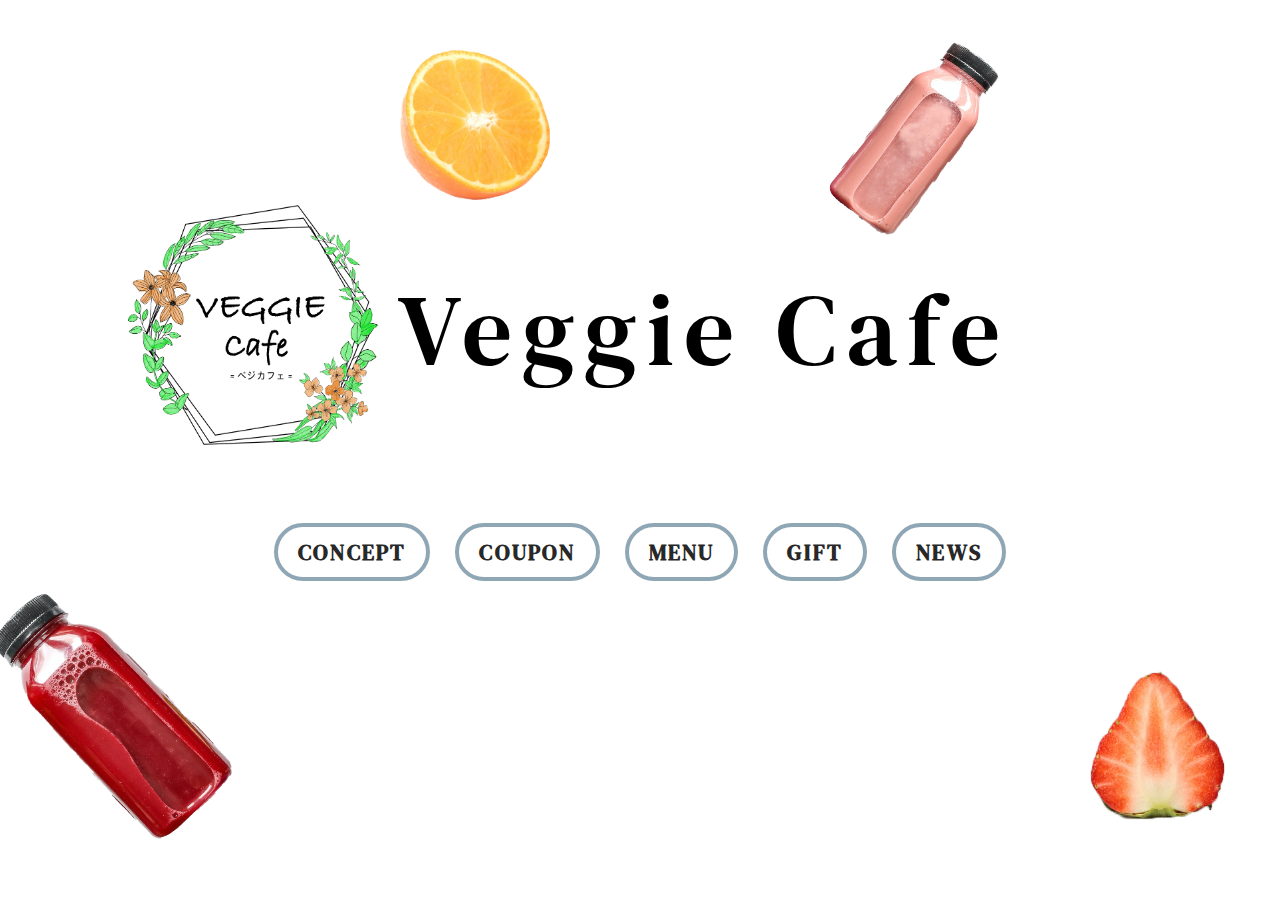
<file: index.html>
<!DOCTYPE html>
<html lang="ja">
<head>
<meta charset="UTF-8">
<meta name="description" content="Veggie-Cafeのトップページ。各ページに飛んでください。">
<meta name="viewport" content="width=devive-width, initial-scale=1.0, maximum-scale=1.0, minimum-scale=1.0">
<link rel="preconnect" href="https://fonts.gstatic.com">
<link href="https://fonts.googleapis.com/css2?family=DM+Serif+Text&display=swap" rel="stylesheet">
<link rel="stylesheet" href="css/index.css">
<title>Veggie Cafe | TOP</title>

</head>


<body>

<div id="top">
	<img src="images/veggiecafe-logo.gif" alt="店のロゴ">
	<p>Veggie Cafe</p>
</div>

<nav class="gnav">
	<ul class="flex">
		<li><a href="concept.html">CONCEPT</a></li>
		<li><a href="coupon.html">COUPON</a></li>
		<li><a href="menu.html">MENU</a></li>
		<li><a href="gift.html">GIFT</a></li>
		<li><a href="news.html">NEWS</a></li>
	</ul>
</nav>

<div class="free-img">
	<img src="images/ichigo.png" class="ichigo" alt="イチゴの写真">
	<img src="images/orange.png" class="orange" alt="オレンジの写真">
	<img src="images/tpink.png" class="tpink" alt="">
	<img src="images/tpurple.png" class="tpurple" alt="">

</div>
</body>
</html>
</file>
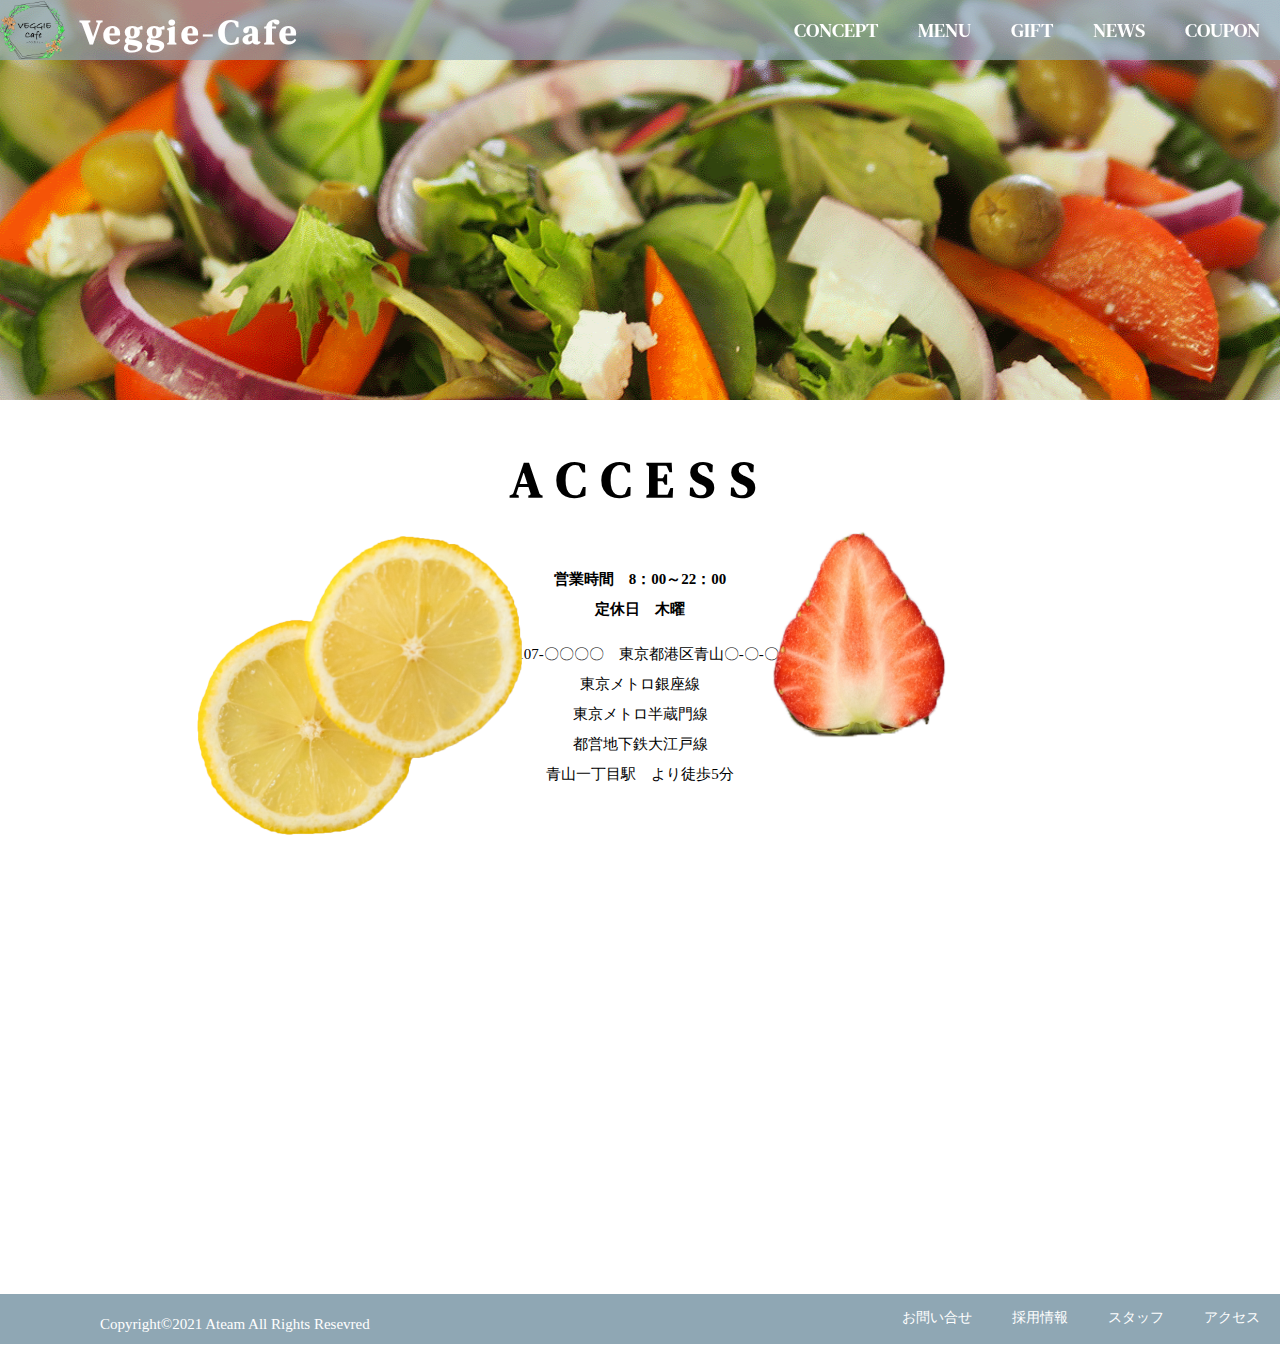
<file: access.html>
<!DOCTYPE html>
<html lang="ja">
<head>
<meta charset="UTF-8">
<meta name="description" content="ここに説明文：70～80文字。せいぜい100文字程度">
<link rel="preconnect" href="https://fonts.gstatic.com">
<link href="https://fonts.googleapis.com/css2?family=DM+Serif+Text&display=swap" rel="stylesheet">
<link rel="stylesheet" href="css/access.css">
<title>Vegi Cafe | ACCESS</title>

</head>


<body>

	<header>
		<div class="header-inner">
			
			<div class="logo">
				<a href="index.html"><img src="images/veggiecafe-logo.gif" width="auto" height="60" alt="veggiecafe-logo"><span class="veggi"><b>Veggie-Cafe</b></span></a>
			</div>

			<nav>
				<ul class="global-nav clearfix">
					<li><a href="concept.html">CONCEPT</a></li>
					<li><a href="menu.html">MENU</a></li>
					<li><a href="gift.html">GIFT</a></li>
					<li><a href="news.html">NEWS</a></li>
					<li><a href="coupon.html">COUPON</a></li>
				</ul>
			</nav>
		
		</div>
	</header>

	<div id="wrap">
		<img src="images/yasai2.png" >
	
	</div>
	
	<div id="container">
		<!--ここに記入-->
		<!--<div id="relative3">-->
		<img src="images/ichigo.png" alt="ichigo" class="ichigo"><!-- width="192px" height="208px" --> 
		<!--</div>--><!---->
		<!--<div id="relative2">-->
		<img src="images/lemon.png" alt="lemon"  class="lemon" width="336px" height="312"><!---->
		<!--</div>-->
		<!--<div id="relative">
		<img src="image/cafe_heart.png" alt="cafe" width="336px" height="auto">
		</div>-->
		<div class="wrapper">
	<h1>ACCESS</h1>
	<p><b>営業時間　8：00～22：00<br>
	定休日　木曜</b></p>
	<p>〒107-〇〇〇〇　東京都港区青山〇-〇-〇</p>
	<ul>
	<li class="metoro">東京メトロ銀座線</li>
	<li class="metoro">東京メトロ半蔵門線</li>
	<li class="metoro">都営地下鉄大江戸線</li>
	<li class="metoro">青山一丁目駅　より徒歩5分</li>
	</ul>	
	<iframe src="https://www.google.com/maps/embed?pb=!1m18!1m12!1m3!1d3241.1716232262506!2d139.72396630000003!3d35.672775900000005!2m3!1f0!2f0!3f0!3m2!1i1024!2i768!4f13.1!3m3!1m2!1s0x60188c8371a0c5af%3A0x886ee3d121dd9006!2z6Z2S5bGx5LiA5LiB55uu6aeF!5e0!3m2!1sja!2sjp!4v1616472980960!5m2!1sja!2sjp" width="600" height="450" style="border:0;" allowfullscreen="" loading="lazy"></iframe>	
		</div>	
		
		
		
		
		
		
		
		
		
		
		
		
		
		
	</div>
	

	<footer class="clearfix">
		<p>Copyright&copy;2021 Ateam All Rights Resevred</p>
		<ul class="footer-nav clearfix">
			<li><a href="contact.html">お問い合せ</a></li>
			<li><a href="recruit.html">採用情報</a></li>
			<li><a href="staff.html">スタッフ</a></li>
			<li><a href="access.html">アクセス</a></li>
		</ul>
	</footer>

</body>
</html>
</file>
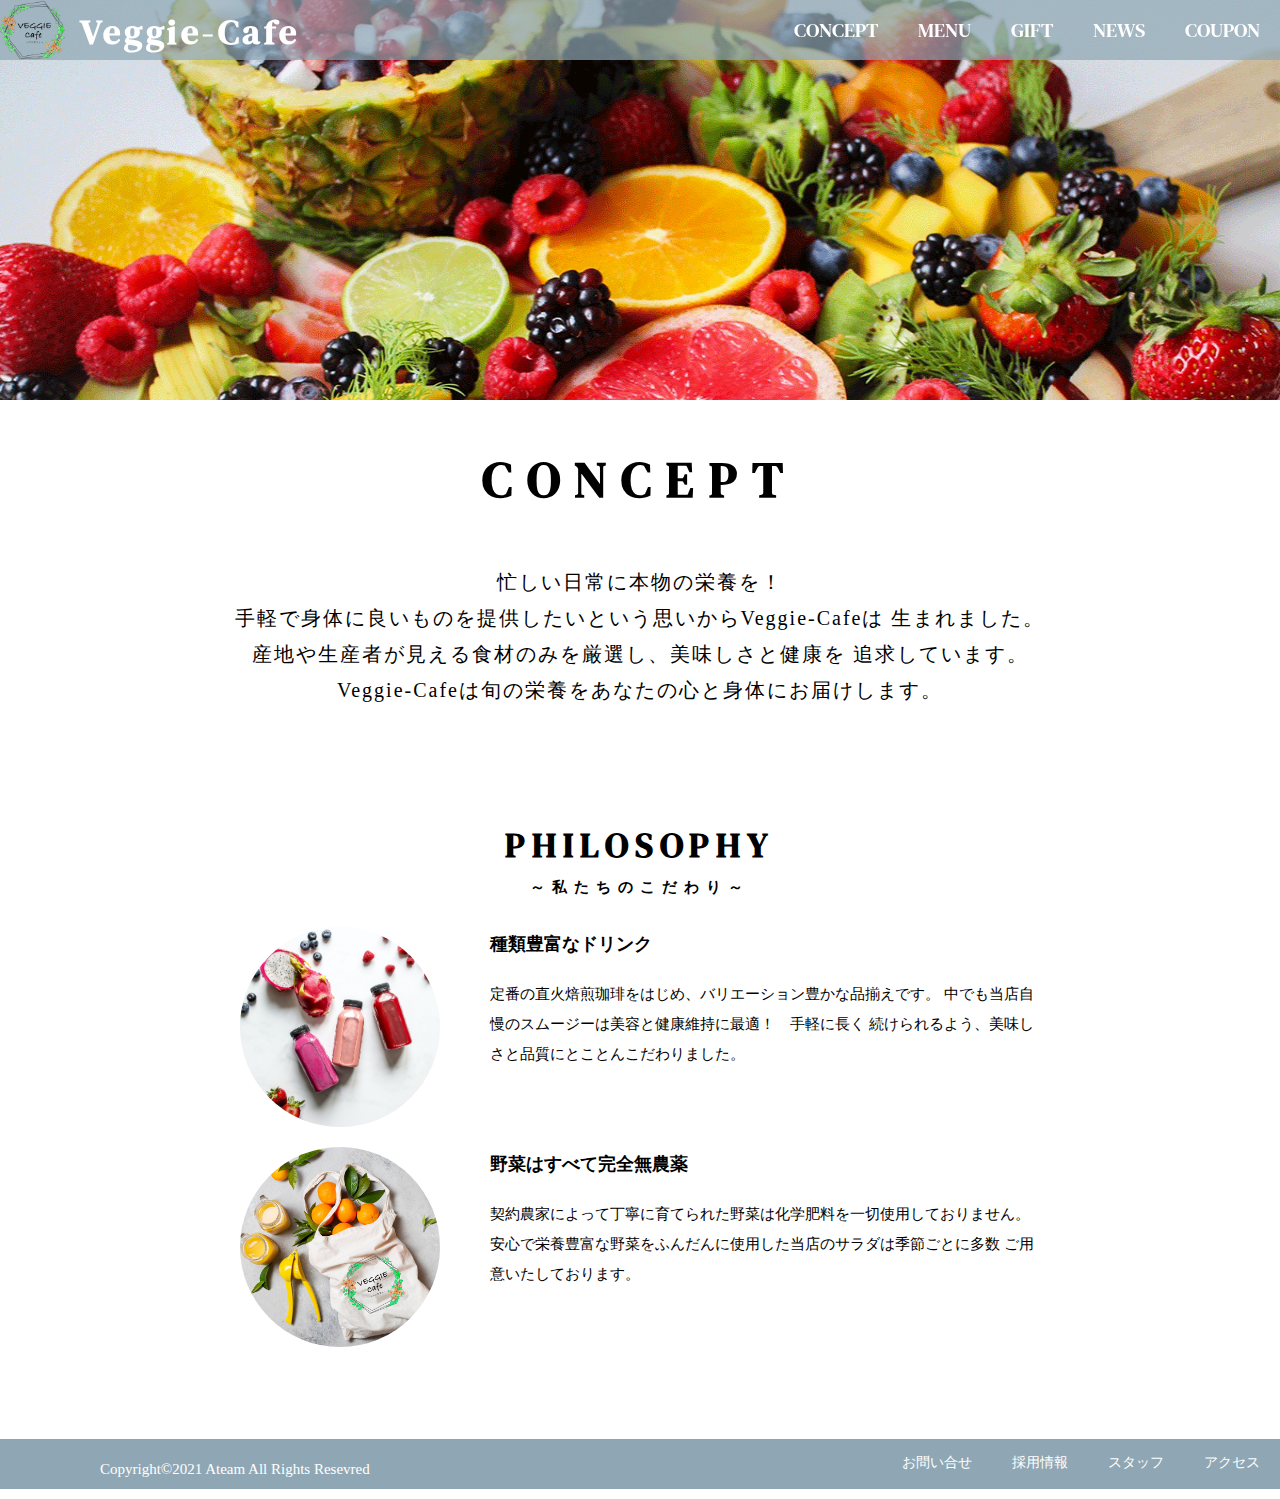
<file: concept.html>
<!DOCTYPE html>
<html lang="ja">
<head>
<meta charset="UTF-8">
<meta name="description" content="ここに説明文：70～80文字。せいぜい100文字程度">
<link rel="preconnect" href="https://fonts.gstatic.com">
<link href="https://fonts.googleapis.com/css2?family=DM+Serif+Text&display=swap" rel="stylesheet">
<link rel="stylesheet" href="css/concept.css">
<title>Veggie Cafe | CONCEPT</title>

</head>


<body>

	<header>
		<div class="header-inner">
			
		<div class="logo">
	<a href="index.html"><img src="images/veggiecafe-logo.gif" width="auto" height="60" alt="veggiecafe-logo"><span class="veggi"><b>Veggie-Cafe</b></span></a>
</div>

			<nav>
				<ul class="global-nav clearfix">
					<li><a href="concept.html">CONCEPT</a></li>
					<li><a href="menu.html">MENU</a></li>
					<li><a href="gift.html">GIFT</a></li>
					<li><a href="news.html">NEWS</a></li>
					<li><a href="coupon.html">COUPON</a></li>
				</ul>
			</nav>
		</div>
	</header>

	<div id="wrap">
		<img src="images/furuit1.png" >
	
	</div>
	
	<div id="container">
		<!--ここに記入-->
		
	<div class="concept">
		<h1>CONCEPT</h1>
		<p>忙しい日常に本物の栄養を！<br>
		手軽で身体に良いものを提供したいという思いからVeggie-Cafeは
		生まれました。<br>
		産地や生産者が見える食材のみを厳選し、美味しさと健康を
		追求しています。
		<br>
Veggie-Cafeは旬の栄養をあなたの心と身体にお届けします。

		</p>
	</div>
	
	<div class="phill-contents clearfix">	
		<h2>PHILOSOPHY<br><span>～私たちのこだわり～</span></h2>
		<div class="phil1">
			<img src="images/gift-images/burry.jpg" class="smoothie" width="200px;"
			 height="200px" alt"">
		</div>
		<h3>種類豊富なドリンク</h3>
	<p>定番の直火焙煎珈琲をはじめ、バリエーション豊かな品揃えです。
	中でも当店自慢のスムージーは美容と健康維持に最適！　手軽に長く
	続けられるよう、美味しさと品質にとことんこだわりました。
</p>
	</div>
	
	<div class="phill-contents abc">	
		<div class="phil1">
			<img src="images/gift-images/eco.png" class="
			smoothie" width="200px;" height="200px" alt"">
		</div>
		<h3>野菜はすべて完全無農薬</h3>
	<p>契約農家によって丁寧に育てられた野菜は化学肥料を一切使用しておりません。
	安心で栄養豊富な野菜をふんだんに使用した当店のサラダは季節ごとに多数
	ご用意いたしております。</p>

	</div>
		
		
		
		
		
		
		
</div>
	

	<footer class="clearfix">
		<p>Copyright&copy;2021 Ateam All Rights Resevred</p>
		<ul class="footer-nav clearfix">
			<li><a href="contact.html">お問い合せ</a></li>
			<li><a href="recruit.html">採用情報</a></li>
			<li><a href="staff.html">スタッフ</a></li>
			<li><a href="access.html">アクセス</a></li>
		</ul>
	</footer>

</body>
</html>
</file>
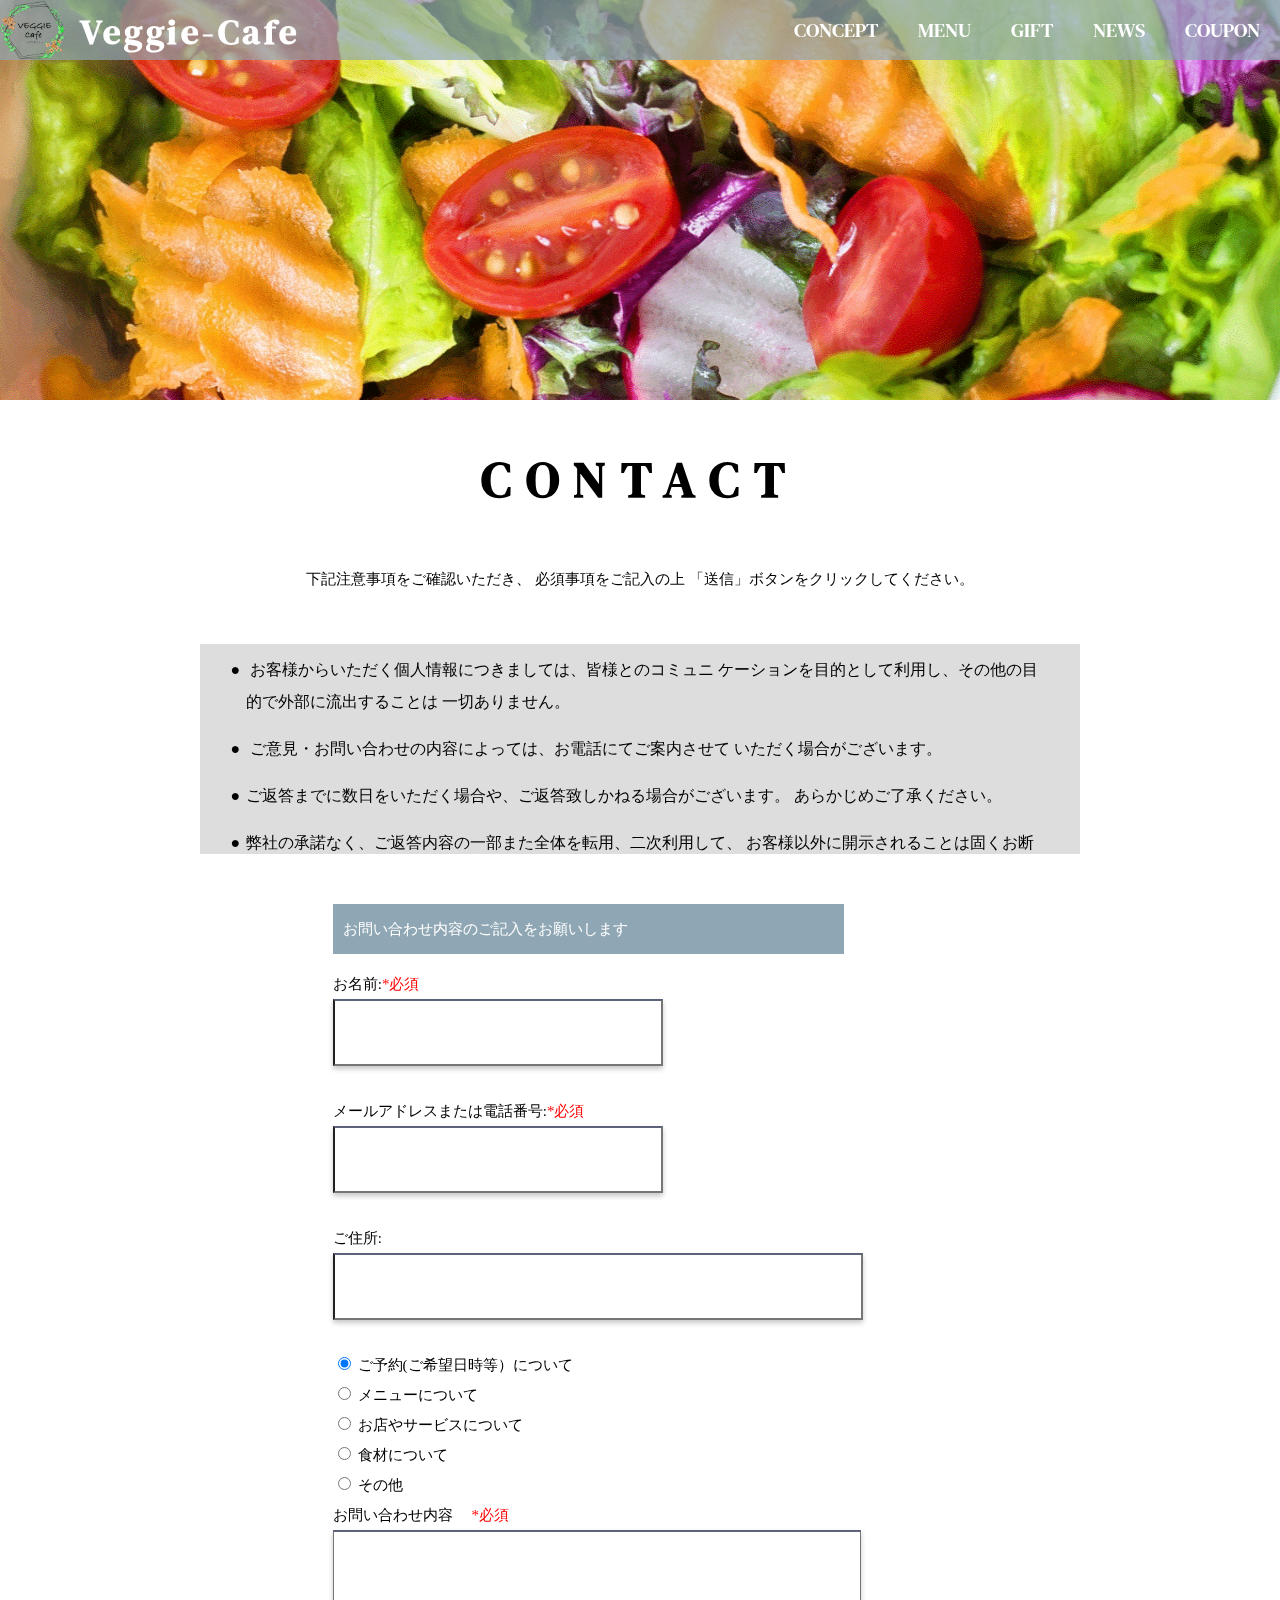
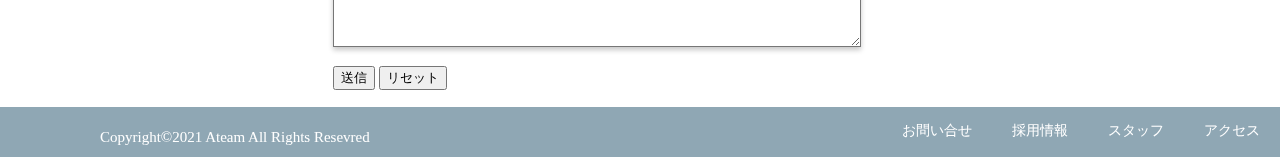
<file: contact.html>
<!DOCTYPE html>
<html lang="ja">
<head>
<meta charset="UTF-8">
<meta name="description" content="ここに説明文：70～80文字。せいぜい100文字程度">
<link rel="preconnect" href="https://fonts.gstatic.com">
<link href="https://fonts.googleapis.com/css2?family=DM+Serif+Text&display=swap" rel="stylesheet">
<link rel="stylesheet" href="css/contact.css">
<title>Veggie Cafe | CONTACT</title>

</head>


<body>

	<header>
		<div class="header-inner">
			
<div class="logo">
	<a href="index.html"><img src="images/veggiecafe-logo.gif" width="auto" height="60" alt="veggiecafe-logo"><span class="veggi"><b>Veggie-Cafe</b></span></a>
</div>


			<nav>
				<ul class="global-nav clearfix">
					<li><a href="concept.html">CONCEPT</a></li>
					<li><a href="menu.html">MENU</a></li>
					<li><a href="gift.html">GIFT</a></li>
					<li><a href="news.html">NEWS</a></li>
					<li><a href="coupon.html">COUPON</a></li>
				</ul>
			</nav>
		
		</div>

	</header>

	<div id="wrap">
		<img src="images/yasai3.png" >
	</div>
	
	<div id="container">
		<!--ここに記入-->
	 <h1>CONTACT</h1>
	<p class="inquiry">下記注意事項をご確認いただき、
	必須事項をご記入の上
	「送信」ボタンをクリックしてください。
	</p>
<div id="attention">
<p>
お客様からいただく個人情報につきましては、皆様とのコミュニ
ケーションを目的として利用し、その他の目的で外部に流出することは
一切ありません。</p>
<p>
ご意見・お問い合わせの内容によっては、お電話にてご案内させて
いただく場合がございます。
</p>
<p>ご返答までに数日をいただく場合や、ご返答致しかねる場合がございます。
あらかじめご了承ください。</p>
<p>弊社の承諾なく、ご返答内容の一部また全体を転用、二次利用して、
お客様以外に開示されることは固くお断りいたします。</p>
<p>お客様の個人情報の取扱全般に関する当社の考え方をご覧になりたい方は
プライバシーポリシーのページをご覧ください。</p>
<p>お客様は、お客様ご本人の個人情報について、開示、訂正、削除をご請求
いただけます。
　その際は下記の「個人情報に関する相談窓口」までご連絡ください。</p>
<p>土曜日・日曜日・祝日・年末年始ほか・当社休業日にいただくお問い
合わせについては、翌営業日以降の回答となりますのでご了承ください。
</p>

<p>
個人情報に関する相談窓口<br>
Veggie Cafe　お客様相談室<br>
港区青山○ｰ○-○<br>
電話：(03) 5459-****<br>
受付時間9：00～17：00　土曜日・日曜日・祝日・年末年始ほか当社休業日を除く
）<br>

</p>
</div>

<div class="container-bottom">
<p class="text1">お問い合わせ内容のご記入をお願いします
</p>
<form action="">
<div class="box">
<label for="nm">お名前:</label><span class="required" >*必須</span>
<input type="text" name="name" id="nm" class="personal shadow"><br>
<label for="mail">メールアドレスまたは電話番号:</label><span class=
"required">*必須 </span>
<input type="text" name="mail" mail" class="personal shadow"><br>
<label for="address">ご住所:</label>
<input type="text" name="address" id="address" class="personal1 shadow"><br>
</div>
<ul class="align">
	<li>
	<input type="radio" name="question" id="r1" value="1" checked>
	<label for="r1">ご予約(ご希望日時等）について</label></li>
		
	<li>	<input type="radio" name="question" id="r2" value="2">
	<label for="r2">メニューについて</label></li>
	
	<li>	<input type="radio" name="question" id="r3" value="3">
	<label for="r3">お店やサービスについて</label></li>

	<li>	<input type="radio" name="question" id="r4" value="4">
	<label for="r4">食材について</label></li>

	<li>	<input type="radio" name="question" id="r4" value="4">
	<label for="r4">その他</label></li>

</ul>


<p><label for="comment">お問い合わせ内容　<span class="required ">
*必須</span></label><br>
<textarea name="comment" class="shadow" id="comment"></textarea>

</p>




<p>
<input type="submit" value="送信">
<input type="reset" value="リセット">

</p>
</form>
</div>
		
	</div>
	

	<footer class="clearfix">
		<p>Copyright&copy;2021 Ateam All Rights Resevred</p>
		<ul class="footer-nav clearfix">
			<li><a href="contact.html">お問い合せ</a></li>
			<li><a href="recruit.html">採用情報</a></li>
			<li><a href="staff.html">スタッフ</a></li>
			<li><a href="access.html">アクセス</a></li>
		</ul>
	</footer>

</body>
</html>
</file>
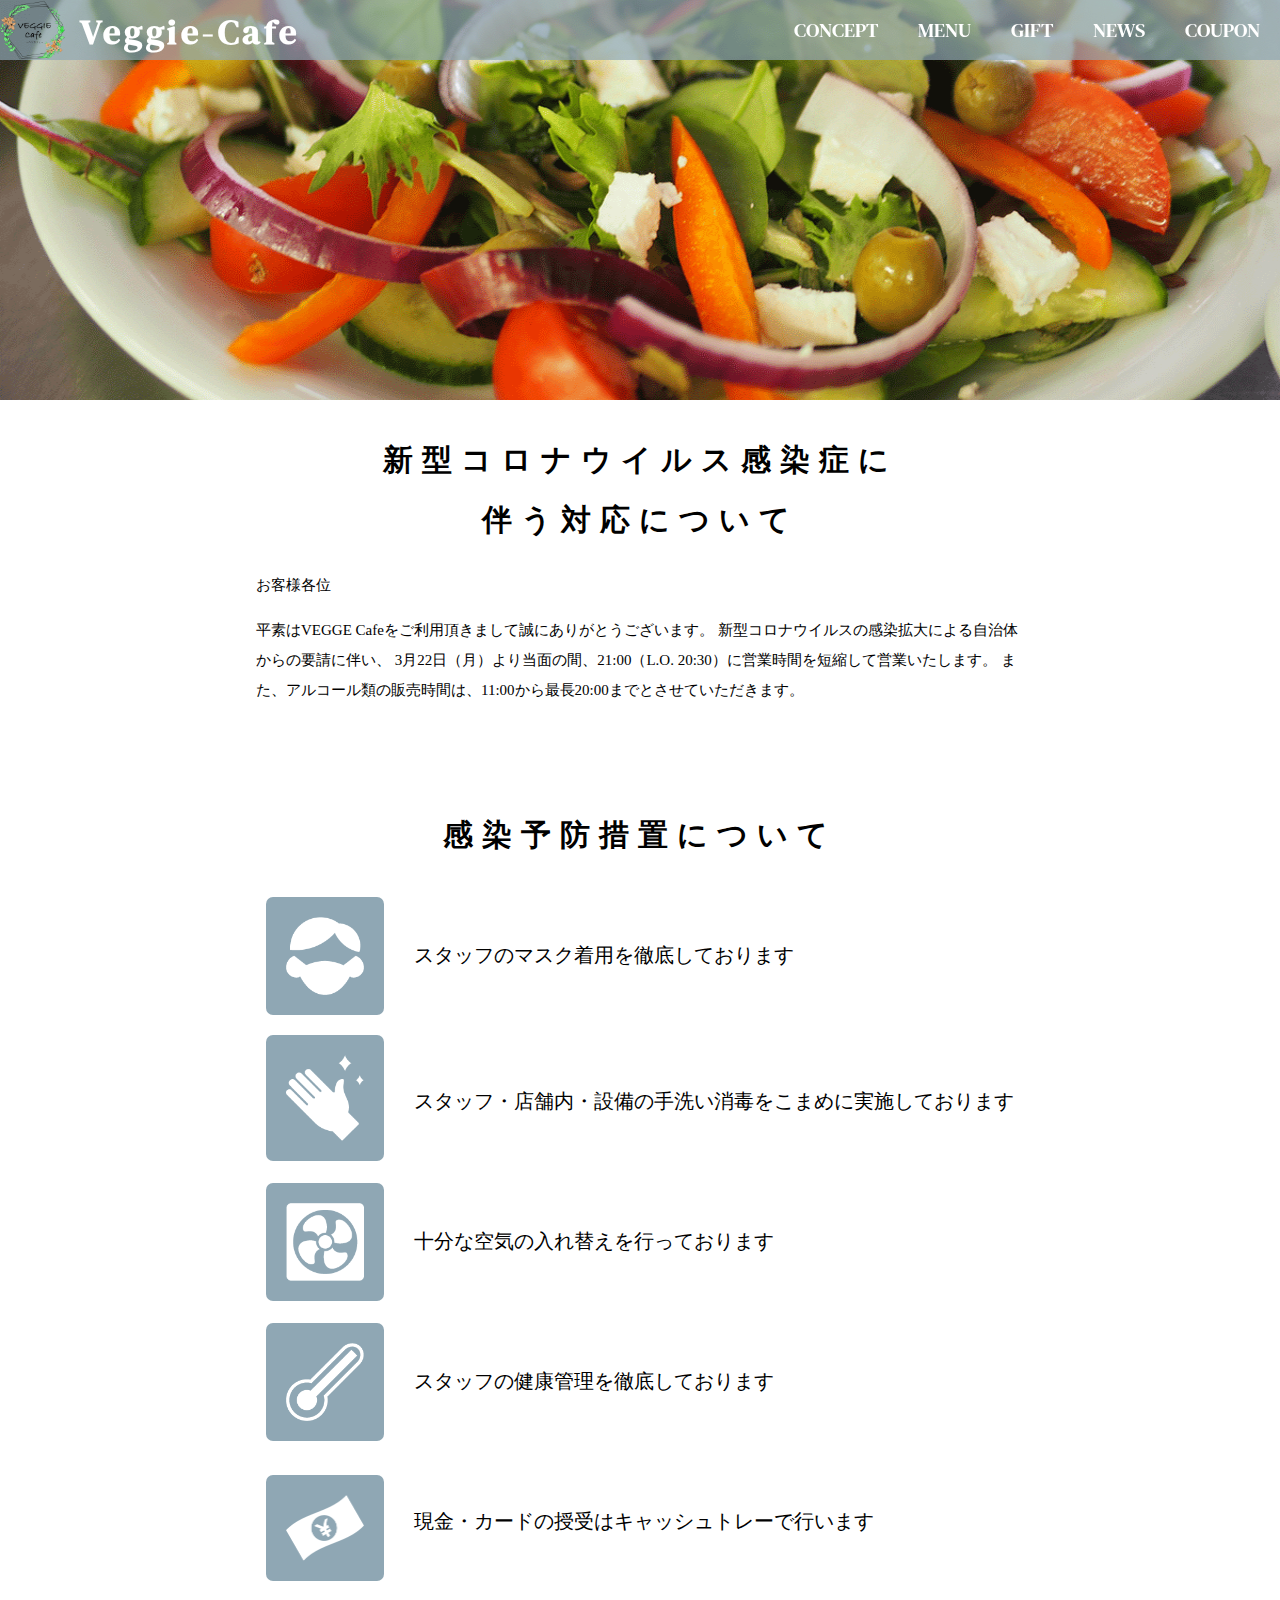
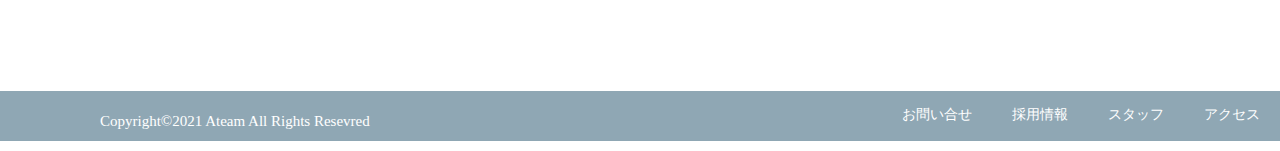
<file: corona.html>
<!DOCTYPE html>
<html lang="ja">
<head>
<meta charset="UTF-8">
<meta name="description" content="ここに説明文：70～80文字。せいぜい100文字程度">
<link rel="preconnect" href="https://fonts.gstatic.com">
<link href="https://fonts.googleapis.com/css2?family=DM+Serif+Text&display=swap" rel="stylesheet">
<link rel="stylesheet" href="css/corona.css">
<title>Veggie Cafe | NEWS</title>

</head>


<body>

	<header>
		<div class="header-inner">
		<div class="logo">
			<a href="index.html"><img src="images/veggiecafe-logo.gif" width="auto" height="60" alt="veggiecafe-logo"><span class="veggi"><b>Veggie-Cafe</b></span></a>
			</div>
			
			<nav>
				<ul class="global-nav clearfix">
					<li><a href="concept.html">CONCEPT</a></li>
					<li><a href="menu.html">MENU</a></li>
					<li><a href="gift.html">GIFT</a></li>
					<li><a href="news.html">NEWS</a></li>
					<li><a href="coupon.html">COUPON</a></li>
				</ul>
			</nav>
		
		</div>
	</header>

	<div id="wrap">
		<img src="images/yasai1.png" >
	
	</div>
	
	<div id="container">
		<!--ここに記入-->
		<div id="corona">
			<h1>新型コロナウイルス感染症に<br>伴う対応について</h1>
			<div class="time">
				<p>お客様各位</p>
				<p>平素はVEGGE Cafeをご利用頂きまして誠にありがとうございます。
				新型コロナウイルスの感染拡大による自治体からの要請に伴い、
				3月22日（月）より当面の間、21:00（L.O. 20:30）に営業時間を短縮して営業いたします。
				また、アルコール類の販売時間は、11:00から最長20:00までとさせていただきます。</p>
			</div>
			
			<div id="taisaku" class="clearfix">
				<h1>感染予防措置について</h1>
				<ul>
					<li><img src="images/news-image/MASK.png" width="10%" height="10%"><span class="sochi">スタッフのマスク着用を徹底しております</span></li>
					<li><img src="images/news-image/WASH.png" width="10%" height="10%"><span class="sochi">スタッフ・店舗内・設備の手洗い消毒をこまめに実施しております</span></li>
					<li><img src="images/news-image/WINDOW.png" width="10%" height="10%"><span class="sochi">十分な空気の入れ替えを行っております</span></li>
					<li><img src="images/news-image/HEALTH.png" width="10%" height="10%"><span class="sochi">スタッフの健康管理を徹底しております</span></li>
					<li><img src="images/news-image/CASH.png" width="10%" height="10%"><span class="sochi">現金・カードの授受はキャッシュトレーで行います</span></li>
				</ul>
			</div>
		</div> <!--corona-->

		
		
		
		
		
		
		
		
		
		
		
		
		
	</div>
	

	<footer class="clearfix">
		<p>Copyright&copy;2021 Ateam All Rights Resevred</p>
		<ul class="footer-nav clearfix">
			<li><a href="contact.html">お問い合せ</a></li>
			<li><a href="recruit.html">採用情報</a></li>
			<li><a href="staff.html">スタッフ</a></li>
			<li><a href="access.html">アクセス</a></li>
		</ul>
	</footer>

</body>
</html>
</file>
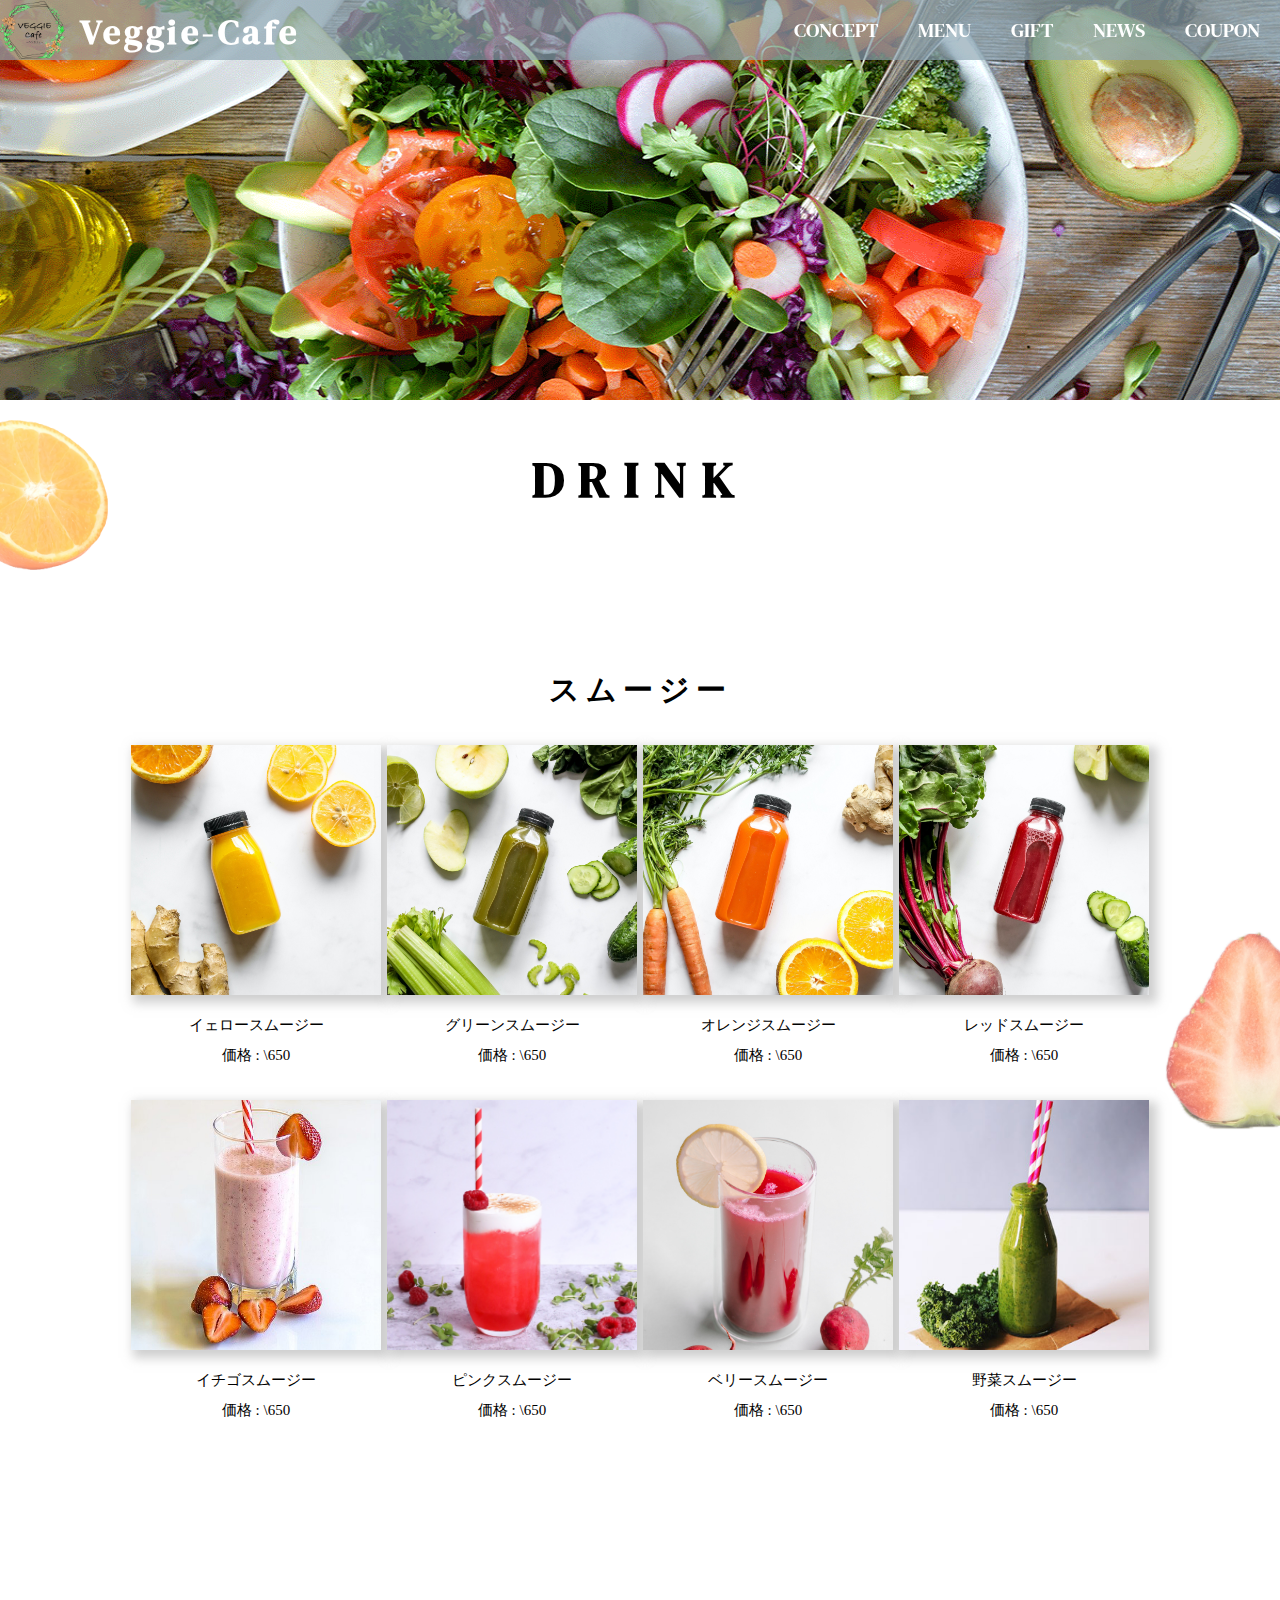
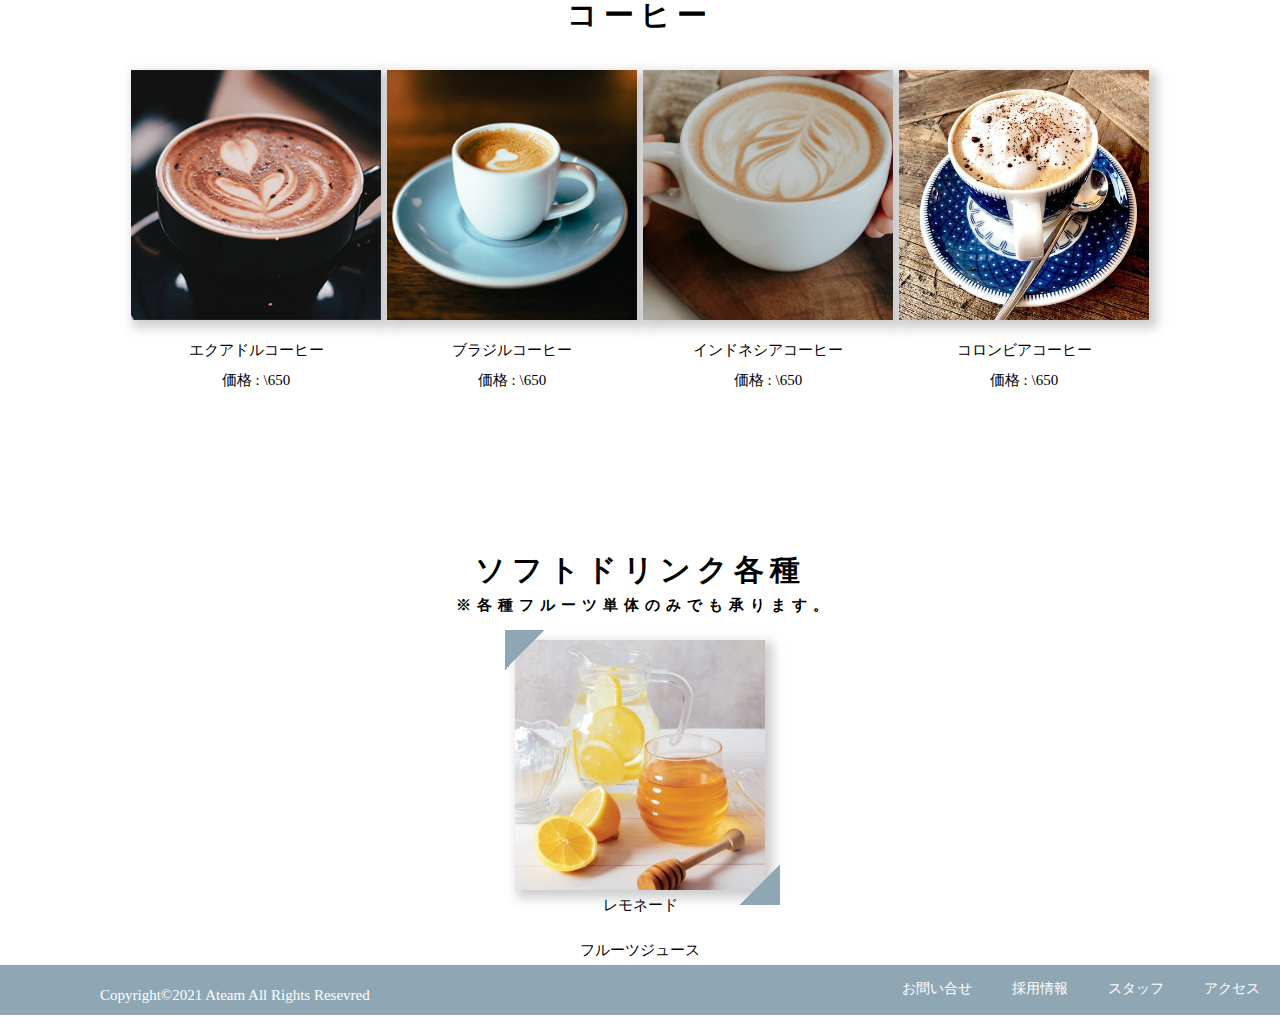
<file: drink.html>
<!DOCTYPE html>
<html lang="ja">
<head>
<meta charset="UTF-8">
<meta name="description" content="Veggie Cafeのドリンクメニューリストのページ。">
<link rel="preconnect" href="https://fonts.gstatic.com">
<link href="https://fonts.googleapis.com/css2?family=DM+Serif+Text&display=swap" rel="stylesheet">
<link rel="stylesheet" href="css/drink.css">
<title>Veggie Cafe | DRINK MENU</title>

</head>


<body>


	<header class="clearfix">
		<div class="logo">
			<a href="index.html"><img src="images/veggiecafe-logo.gif" width="auto" height="60" alt="veggiecafe-logo"><span class="veggi"><b>Veggie-Cafe</b></span></a>
		</div>
		

		<nav class="clearfix">
			<ul class="global-nav clearfix">
				<li><a href="concept.html">CONCEPT</a></li>
				<li><a href="menu.html">MENU</a></li>
				<li><a href="gift.html">GIFT</a></li>
				<li><a href="news.html">NEWS</a></li>
				<li><a href="coupon.html">COUPON</a></li>
			</ul>
		</nav>
</header>

	<div id="wrap">
		<img src="images/salada1.png" >
	</div>
	
	<div id="container">
		<img src="images/orange.png" class="orange">
		<img src="images/ichigo.png" class="ichigo">
		<!--ここに記入-->
		<h1>DRINK</h1>
		
		<div id="smothie"><!--smothieセクション開始-->
			<h2>スムージー</h2>
			<div class="smothie-list">
				<div class="product">
					<img src="images/gift-images/yellow.jpg" alt="スムージー">
					<p>イェロースムージー</p>
					<p>価格&nbsp;:&nbsp;\650</p>
				</div>
				<div class="product">
					<img src="images/gift-images/green.jpg" alt="スムージー">
					<p>グリーンスムージー</p>
					<p>価格&nbsp;:&nbsp;\650</p>
				</div>
				<div class="product">
					<img src="images/gift-images/orenge.jpg" alt="スムージー">
					<p>オレンジスムージー</p>
					<p>価格&nbsp;:&nbsp;\650</p>
				</div>
				<div class="product">
					<img src="images/gift-images/red.jpg" alt="スムージー">
					<p>レッドスムージー</p>
					<p>価格&nbsp;:&nbsp;\650</p>
				</div>
				<div class="product">
					<img src="images/menu-image/str.jpg" alt="スムージー">
					<p>イチゴスムージー</p>
					<p>価格&nbsp;:&nbsp;\650</p>
				</div>
				<div class="product">
					<img src="images/menu-image/pastelpink.jpg" alt="スムージー">
					<p>ピンクスムージー</p>
					<p>価格&nbsp;:&nbsp;\650</p>
				</div>
				<div class="product">
					<img src="images/menu-image/pinks.jpg" alt="スムージー">
					<p>ベリースムージー</p>
					<p>価格&nbsp;:&nbsp;\650</p>
				</div>
				<div class="product">
					<img src="images/menu-image/greenss.jpg" alt="スムージー">
					<p>野菜スムージー</p>
					<p>価格&nbsp;:&nbsp;\650</p>
				</div>							
			</div>
		</div><!--smothieセクション終了-->
		
		<div id="coffee"><!--cofeeeセクション開始-->
			<h2>コーヒー</h2>
			<div class="coffee-list">
				<div class="product">
					<img src="images/menu-image/coffee.jpg" alt="コーヒー">
					<p>エクアドルコーヒー</p>
					<p>価格&nbsp;:&nbsp;\650</p>
				</div>
				<div class="product">
					<img src="images/menu-image/coffee1.jpg" alt="コーヒー">
					<p>ブラジルコーヒー</p>
					<p>価格&nbsp;:&nbsp;\650</p>
				</div>
				<div class="product">
					<img src="images/menu-image/coffee2.jpg" alt="コーヒー">
					<p>インドネシアコーヒー</p>
					<p>価格&nbsp;:&nbsp;\650</p>
				</div>
				<div class="product">
					<img src="images/menu-image/coffee3.jpg" alt="コーヒー">
					<p>コロンビアコーヒー</p>
					<p>価格&nbsp;:&nbsp;\650</p>
				</div>				
			</div>
		</div><!--coffeeセクション終了-->
		
		<h2 id="softdrink">ソフトドリンク各種<br>
			<span>
			※各種フルーツ単体のみでも承ります。
			</span></h2>
		<ul>
			<li style="list-style-type:none;">
				<div class="lemonade"><img src="images/gift-images/honey.jpg" alt="レモネード" class="lemonade"></div>
				<p>レモネード</p>
			</li>
			<li>フルーツジュース</li>
		</ul>
	</div>

	</div>
	

	<footer class="clearfix">
		<p>Copyright&copy;2021 Ateam All Rights Resevred</p>
		<ul class="footer-nav clearfix">
			<li><a href="contact.html">お問い合せ</a></li>
			<li><a href="recruit.html">採用情報</a></li>
			<li><a href="staff.html">スタッフ</a></li>
			<li><a href="access.html">アクセス</a></li>
		</ul>
	</footer>

</body>
</html>
</file>
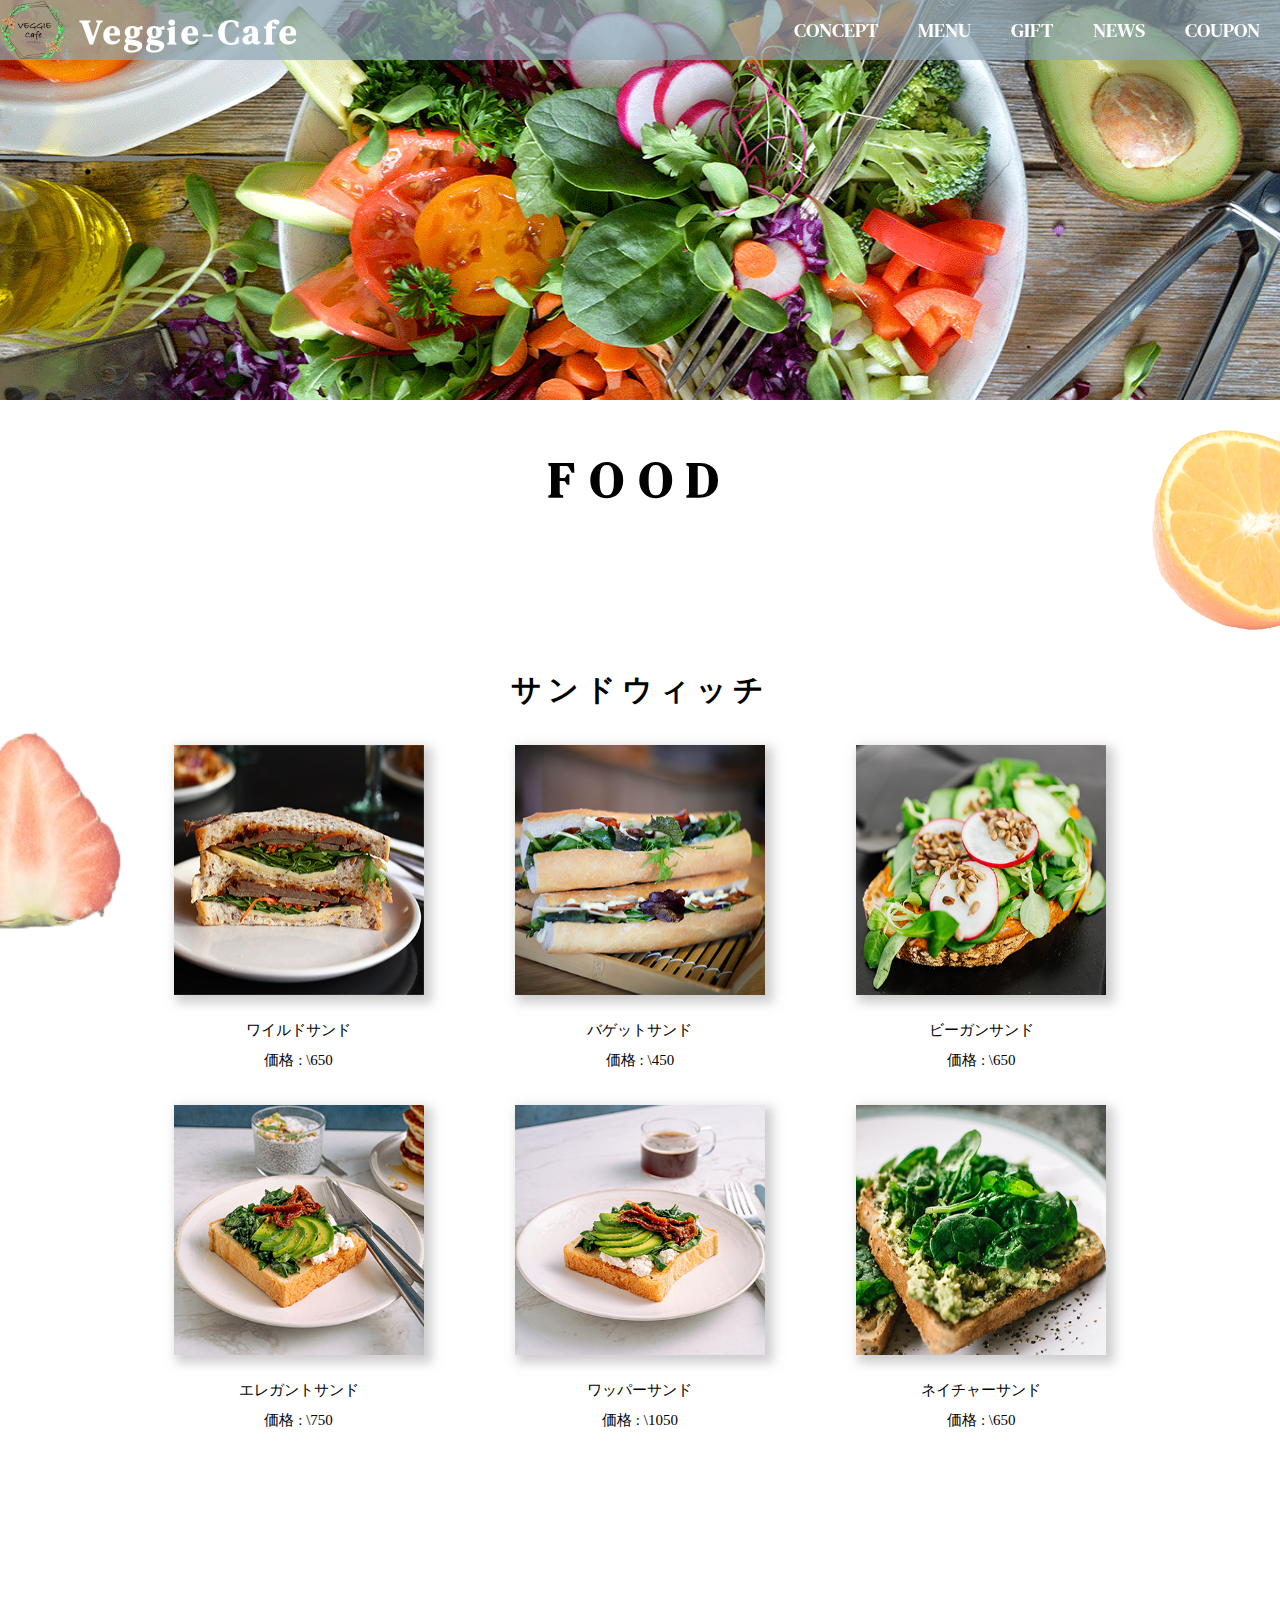
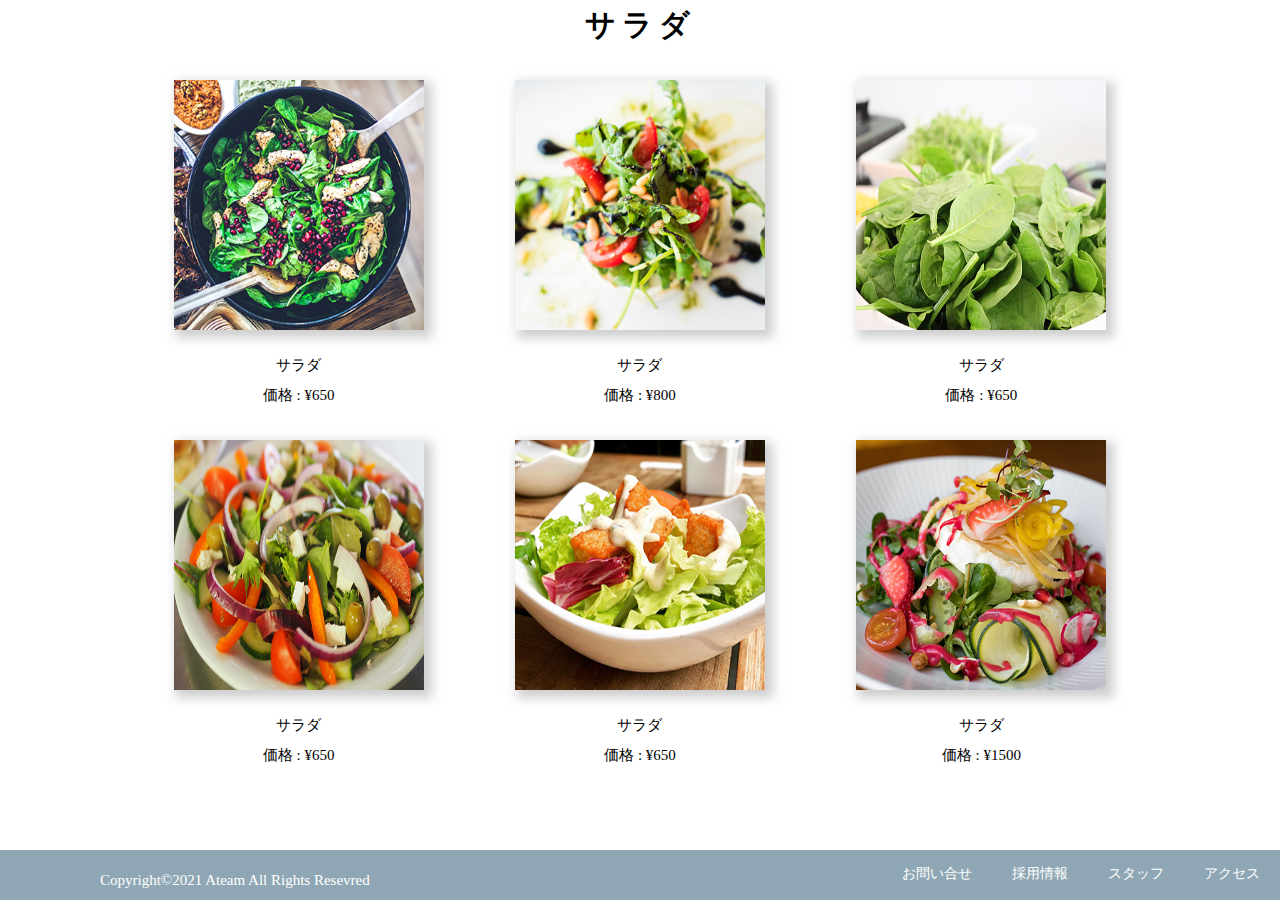
<file: food.html>
<!DOCTYPE html>
<html lang="ja">
<head>
<meta charset="UTF-8">
<meta name="description" content="Veggie Cafeのフードメニューリストのページ。">
<link rel="preconnect" href="https://fonts.gstatic.com">
<link href="https://fonts.googleapis.com/css2?family=DM+Serif+Text&display=swap" rel="stylesheet">
<link rel="stylesheet" href="css/food.css">
<title>Veggie Cafe | FOOD MENU</title>

</head>


<body>

	<header class="clearfix">
		<div class="logo">
			<a href="index.html"><img src="images/veggiecafe-logo.gif" width="auto" height="60" alt="veggiecafe-logo"><span class="veggi"><b>Veggie-Cafe</b></span></a>
		</div>
		

		<nav class="clearfix">
			<ul class="global-nav clearfix">
				<li><a href="concept.html">CONCEPT</a></li>
				<li><a href="menu.html">MENU</a></li>
				<li><a href="gift.html">GIFT</a></li>
				<li><a href="news.html">NEWS</a></li>
				<li><a href="coupon.html">COUPON</a></li>
			</ul>
		</nav>
</header>

	<div id="wrap">
		<img src="images/salada1.png" >
	
	</div>
	
	<div id="container">
		<img src="images/orange.png" class="orange">
		<img src="images/ichigo.png" class="ichigo">
		<!--ここに記入-->
		<h1>FOOD</h1>
		
		<div id="sandwitch"><!--sandwitchセクション開始-->
			<h2>サンドウィッチ</h2>
			<div class="salad-list">
				<div class="product">
					<img src="images/menu-image/sandwitch.jpg" alt="サンドウィッチ">
					<p>ワイルドサンド</p>
					<p>価格&nbsp;:&nbsp;\650</p>
				</div>
				<div class="product">
					<img src="images/menu-image/sandwitch1.jpg" alt="サンドウィッチ">
					<p>バゲットサンド</p>
					<p>価格&nbsp;:&nbsp;\450</p>
				</div>
				<div class="product">
					<img src="images/menu-image/sandwitch2.jpg" alt="サンドウィッチー">
					<p>ビーガンサンド</p>
					<p>価格&nbsp;:&nbsp;\650</p>
				</div>
				<div class="product">
					<img src="images/menu-image/sandwitch3.jpg" alt="サンドウィッチ">
					<p>エレガントサンド</p>
					<p>価格&nbsp;:&nbsp;\750</p>
				</div>
				<div class="product">
					<img src="images/menu-image/sandwitch4.jpg" alt="サンドウィッチ">
					<p>ワッパーサンド</p>
					<p>価格&nbsp;:&nbsp;\1050</p>
				</div>
				<div class="product">
					<img src="images/menu-image/sandwitch5.jpg" alt="サンドウィッチ">
					<p>ネイチャーサンド</p>
					<p>価格&nbsp;:&nbsp;\650</p>
				</div>	
			</div>
		</div><!--sandwitchセクション終了-->
		
		<div id="salad"><!--saladセクション開始-->
			<h2>サラダ</h2>
			<div class="salad-list">
				<div class="product">
					<img src="images/menu-image/salad1.jpg" alt="サラダ">
					<p>サラダ</p>
					<p>価格&nbsp;:&nbsp;&yen;650</p>
				</div>
				<div class="product">
					<img src="images/menu-image/salad2.jpg" alt="サラダ">
					<p>サラダ</p>
					<p>価格&nbsp;:&nbsp;&yen;800</p>
				</div>
				<div class="product">
					<img src="images/menu-image/salad3.jpg" alt="サラダ">
					<p>サラダ</p>
					<p>価格&nbsp;:&nbsp;&yen;650</p>
				</div>
				<div class="product">
					<img src="images/menu-image/salad4.jpg" alt="サラダ">
					<p>サラダ</p>
					<p>価格&nbsp;:&nbsp;&yen;650</p>
				</div>
				<div class="product">
					<img src="images/menu-image/salad5.jpg" alt="サラダ">
					<p>サラダ</p>
					<p>価格&nbsp;:&nbsp;&yen;650</p>
				</div>
				<div class="product">
					<img src="images/menu-image/salad.jpg" alt="サラダ">
					<p>サラダ</p>
					<p>価格&nbsp;:&nbsp;&yen;1500</p>
				</div>
			</div>
		</div><!--saladセクション終了-->
	</div>
		

	</div>
	

	<footer class="clearfix">
		<p>Copyright&copy;2021 Ateam All Rights Resevred</p>
		<ul class="footer-nav clearfix">
			<li><a href="contact.html">お問い合せ</a></li>
			<li><a href="recruit.html">採用情報</a></li>
			<li><a href="staff.html">スタッフ</a></li>
			<li><a href="access.html">アクセス</a></li>
		</ul>
	</footer>

</body>
</html>
</file>
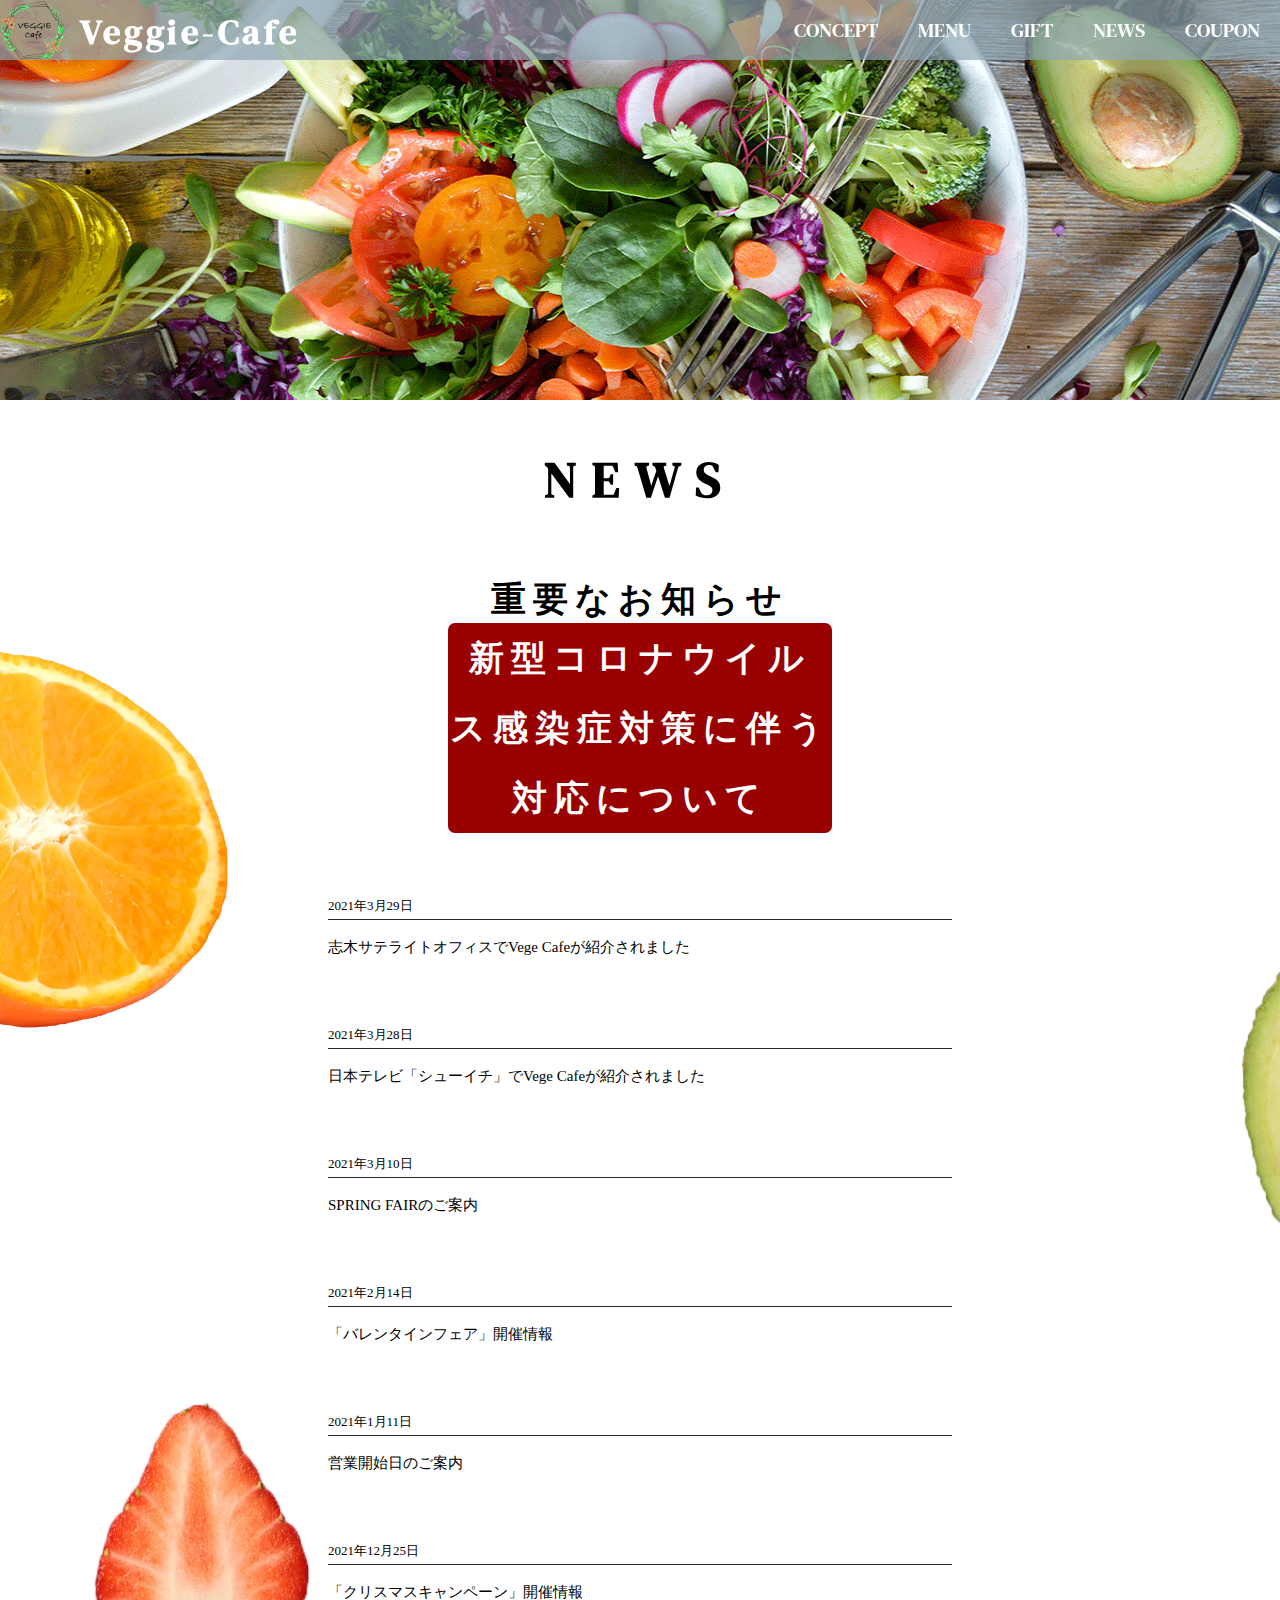
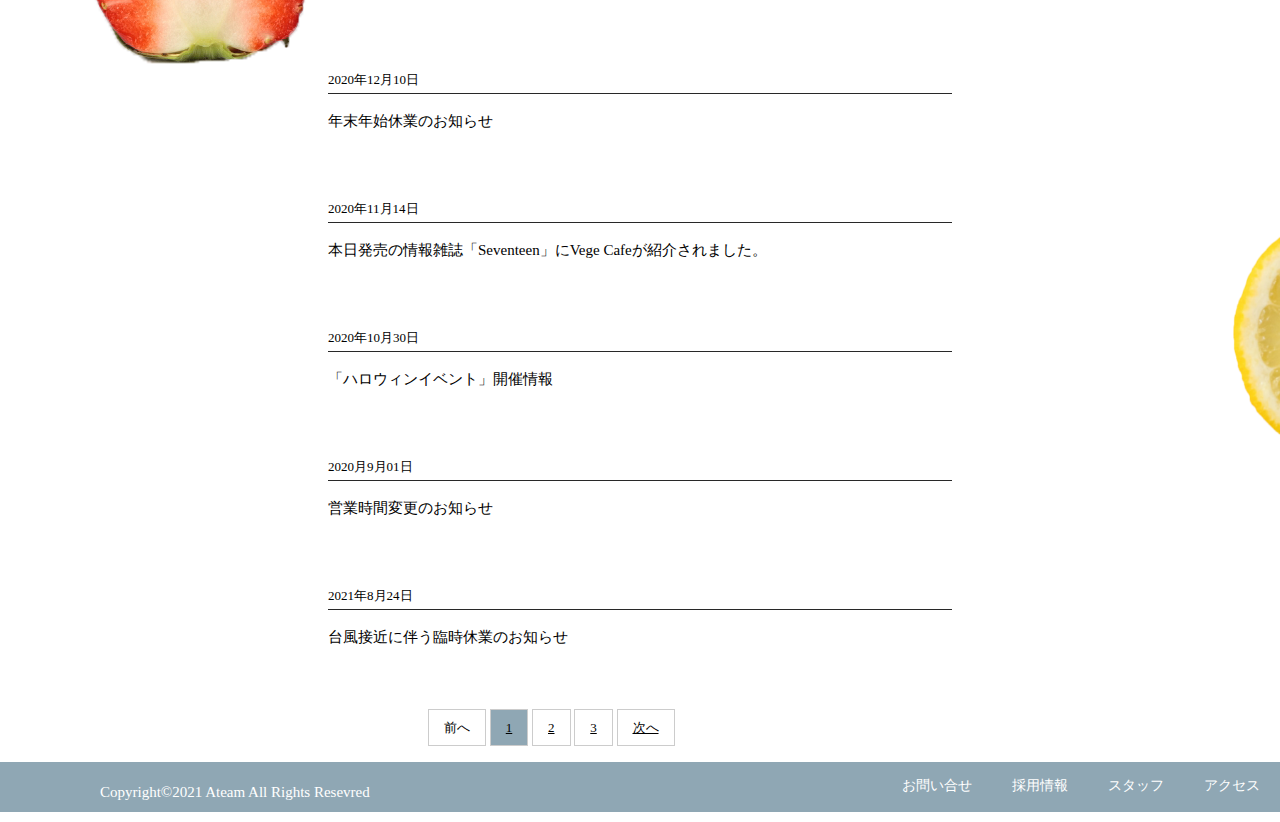
<file: news.html>
<!DOCTYPE html>
<html lang="ja">
<head>
<meta charset="UTF-8">
<meta name="description" content="ここに説明文：70～80文字。せいぜい100文字程度">
<link rel="preconnect" href="https://fonts.gstatic.com">
<link href="https://fonts.googleapis.com/css2?family=DM+Serif+Text&display=swap" rel="stylesheet">
<link rel="stylesheet" href="css/news.css">
<title>Veggie Cafe | NEWS</title>

</head>


<body>

	<header>
	
			<div class="logo">
			<a href="index.html"><img src="images/veggiecafe-logo.gif" width="auto" height="60" alt="veggiecafe-logo"><span class="veggi"><b>Veggie-Cafe</b></span></a>
			</div>

			<nav>
				<ul class="global-nav clearfix">
					<li><a href="concept.html">CONCEPT</a></li>
					<li><a href="menu.html">MENU</a></li>
					<li><a href="gift.html">GIFT</a></li>
					<li><a href="news.html">NEWS</a></li>
					<li><a href="coupon.html">COUPON</a></li>
				</ul>
			</nav>
		
		</div>
	</header>

	<div id="wrap">
		<img src="images/salada1.png" >
	</div>
	
		<div id="container">
			
			<div id ="relative">
				
					<div class="orange">
						<img src="images/orange.png" width="100%" width="100%">
					</div>
					
					<div class="abokado">
						<img src="images/abokado.png" width="300" width="300">
					</div>

					<div class="lemon">
						<img src="images/lemon.png" width="400" width="400">
					</div>

					<div class="ichigo">
						<img src="images/ichigo.png" width="100%" width="100%">
					</div>
					
			</div> <!--relative-->
			
			<!--ここに記入-->
			<div id="page">
			
				<div id="page_title">
					<h1>NEWS</h1>
				</div>
				
				<div class="headline">
					<h2 class="important">重要なお知らせ</h2>
					<h2 class="btn"><a href="corona.html">新型コロナウイルス感染症対策に伴う対応について</a></h2>
				</div>
				
				<dl class="newslist">
					<dt>2021年3月29日</dt>
					<dd><a href="">志木サテライトオフィスでVege Cafeが紹介されました</a></dd>
					<dt>2021年3月28日</dt>
					<dd><a href="">日本テレビ「シューイチ」でVege Cafeが紹介されました</a></dd>
					<dt>2021年3月10日</dt>
					<dd><a href="">SPRING FAIRのご案内</a></dd>
					<dt>2021年2月14日</dt>
					<dd><a href="">「バレンタインフェア」開催情報</a></dd>
					<dt>2021年1月11日</dt>
					<dd><a href="">営業開始日のご案内</a></dd>
					<dt>2021年12月25日</dt>
					<dd><a href="">「クリスマスキャンペーン」開催情報</a></dd>
					<dt>2020年12月10日</dt>
					<dd><a href="">年末年始休業のお知らせ</a></dd>
					<dt>2020年11月14日</dt>
					<dd><a href="">本日発売の情報雑誌「Seventeen」にVege Cafeが紹介されました。</a></dd>
					<dt>2020年10月30日</dt>
					<dd><a href="">「ハロウィンイベント」開催情報</a></dd>
					<dt>2020月9月01日</dt>
					<dd><a href="">営業時間変更のお知らせ</a></dd>
					<dt>2021年8月24日</dt>
					<dd><a href="">台風接近に伴う臨時休業のお知らせ</a></dd>
				</dl>
				
				<div id="page_nation">
					<ul>
						<li><a href=""></a>前へ</li>
						<li class="this"><a href="">1</a></li>
						<li><a href="">2</a></li>
						<li><a href="">3</a></li>
						<li><a href="">次へ</a></li>
					</ul>
				</div>
			
			
			</div> <!--page-->
		</div><!--container-->
	
	

	<footer class="clearfix">
		<p>Copyright&copy;2021 Ateam All Rights Resevred</p>
		<ul class="footer-nav clearfix">
			<li><a href="contact.html">お問い合せ</a></li>
			<li><a href="recruit.html">採用情報</a></li>
			<li><a href="staff.html">スタッフ</a></li>
			<li><a href="access.html">アクセス</a></li>
		</ul>
	</footer>

</body>
</html>
</file>
<file: css/index.css>
@charset "utf-8";
a{
	text-decoration:none;
}
.clearfix::after {
	content:"";
	display: block;
	clear: both;
}

body {
  margin: 0;
  padding: 0;
  font-size: 15px;
  line-height: 2;
  width:100vw;
  height:100vh;
  overflow:hidden;
  position:relative;

}

p,h1,h2,h3,h4,h5,h6 {
  margin-top: 0;
}

img {
  vertical-align: bottom;
}

ul {
  margin: 0;
  padding: 0;
}



#top{
	display:flex;
	width:80%;
	margin:0 auto;
	padding-top:200px;
}
#top img{
	width:250px;
	height:250px;
	padding-right:20px;
}

#top p{
	font-size:100px;
	letter-spacing:0.1em;
	font-family:'DM Serif Text', serif;
	white-space:nowrap;
	font-weight:lighter;
	padding-top:30px;
	
}
.concept{
	position:absolute;
	top:60%;
	left:40%;
	border:2px solid #8fa7b4;
	border-radius:15px;
	text-align:center;
}

.concept a{
	font-size:25px;
	padding:15px;
	line-height:0.8em;
	font-family:'DM Serif Text', serif;
	letter-spacing:0.3em;
	color:#282828;
}

.concept span{
	font-size:15px;
	letter-spacing:0;
}
.gnav{
	margin:0 auto;
	width:80%;
}
.flex{
	display:flex;
	justify-content: center;
}

.flex li{
	list-style:none;
	font-size:22px;
	text-align:center;
	margin-right:25px;
}


.flex li:nth-child(5){
	margin-right:0;
}
.flex li a{
	padding:10px 20px;
	font-weight:bolder;
	font-family:'DM Serif Text', serif;
	letter-spacing:0.1em;
	color:#282828;
	border:4.5px solid #8fa7b4;
	border-radius:35px;
}

.flex li a:hover{
	background-color:#8fa7b4;
	color:white;
	border:4.5px solid white;
	transition:all 0.3s linear;

}

.free-img img:hover{
	transform:rotate(720deg);
	transition:all 2s ease-in-out;
}

.orange{
	position:absolute;
	top:50px;
	left:400px;
	width:150px;
	height:150px;
	opacity:0.8;
}
.ichigo{
	position:absolute;
	right:50px;
	bottom:80px;
	width:150px;
	height:150px;
	z-index:-1
}

.tpurple{
	position:absolute;
	left:-40px;
	bottom:20px;
	width:300px;
	height:auto;
	transform:rotate(-60deg);
	z-index:-1;
}
.tpink{
	position:absolute;
	right:100px;
	top:-100px;
	width:500px;
	height:auto;
	transform:rotate(30deg);
}
/*＝＝＝＝＝ここまでwrap＝＝＝＝＝＝＝＝＝＝＝＝＝*/
@media screen and (max-width:1144px) and (min-width:968px){
.tpurple,.ichigo{
	display:none;
}
}
@media screen and (max-width:967px) and (min-width:769px){
	.tpurple,.ichigo{
		display:none;
	}
	#top{
		margin-bottom:30px;
	}
	#top p{
		font-size:70px;
	}
	.orange{
		position:absolute;
		top:50px;
		left:20px;
		width:125px;
		height:125px;
		opacity:0.8;
	}
	.tpink{
		position:absolute;
		right:-100px;
		top:-100px;
		width:400px;
		height:auto;
		transform:rotate(30deg);
	}
	
}

@media screen and (max-width:768px) and (min-width:321px){
body{
	overflow-y:scroll;
}
#top{
	width:100%;
	margin:0 auto;
	display:block;
	padding:0;

}

#top img{
	text-align:center;
	width:80%;
	height:auto;
	margin:0 auto;
	display:block;

}

#top p{
	width:100%;
	white-space:nowrap;
	text-align:center;
	position:relative;
}

.tpurple,.ichigo{
	display:none;
}

.flex{
	display:flex;
	flex-wrap:wrap;
	flex-direction:column;
}

.flex li{
	width:100%;
	font-size:40px;
	margin-bottom:20px;
}
.orange{
	position:absolute;
	width:250px;
	height:250px;
	top:700px;
	left:-100px;
	z-index:-3;
}
.tpink{
	position:absolute;
	width:400px;
	height:400px;
	top:700px;
	right:-200px;
	z-index:-3;
	transform:rotate(-50deg)
}
}
@media screen and (max-width:320px){
	body{
		overflow-y:scroll;
	}
	#top{
		width:100%;
		margin:0 auto;
		display:block;
		padding:0;
	
	}
	
	#top img{
		text-align:center;
		width:80%;
		height:auto;
		margin:0 auto;
		display:block;
	
	}
	
	#top p{
		width:100%;
		white-space:nowrap;
		text-align:center;
		position:relative;
		font-size:40px;
	}
	
	.tpurple,.ichigo{
		display:none;
	}
	
	.flex{
		display:flex;
		flex-wrap:wrap;
		flex-direction:column;
	}
	
	.flex li{
		width:100%;
		font-size:25px;
		margin-bottom:20px;
	}
	.orange{
		position:absolute;
		width:250px;
		height:250px;
		top:700px;
		left:-100px;
		z-index:-3;
	}
	.tpink{
		position:absolute;
		width:400px;
		height:400px;
		top:700px;
		right:-200px;
		z-index:-3;
		transform:rotate(-50deg)
	}
	}
</file>
<file: css/access.css>
@charset "utf-8";

.clearfix::after {
	content:"";
	display: block;
	clear: both;
}

body {
  margin: 0;
  padding: 0;
  font-size: 15px;
  line-height: 2;

}

p,h1,h2,h3,h4,h5,h6 {
  margin-top: 0;
}

img {
  vertical-align: bottom;
}

ul {
  margin: 0;
  padding: 0;
}

/*----ここからheader------------------------------------------------------*/

header a {
  text-decoration: none;
  color: #ffffff;
  
  display: block;
}

a:hover {
  text-decoration: none;
}

header {
  width: 100%;
  height: 60px;
  background-color:rgba(143,167,180,0.7); 
  position: fixed;
  z-index: 100;
  
}

.logo {
  float: left;
  height: auto;
}
.veggi{
	 margin: 0;
   position: absolute;
   left:80px;
   top: 50%;
	line-height:4px;
	font-size:35px;
	font-family:'DM Serif Text', serif;
	letter-spacing:0.1em;
}/**//**//**/

.global-nav {
  float: right;
  font-family: 'DM Serif Text', serif;
}

.global-nav li {
  float: left;
  margin: 10px 20px;
  font-size: 20px;
  list-style-type: none;
}

.global-nav li a:hover {
  color: #0a0;
  border-bottom:1px solid #0a0;
}

/*-------ここまでhgeader--------------------------------*/





/*＝＝＝＝ここからwrap＝＝＝＝＝＝＝＝＝＝＝＝＝＝＝＝＝*/
#wrap {
  width: 100%;
  margin:0 auto;
}

#wrap img {
	width: 100%;
	height: 400px;
}

#container{
	width:80%;
	margin:0 auto;
}
#container{
	position:relative;
	z-index:10;
}
.metoro{
	list-style-type:none;
	line-height:0;
	margin-bottom:30px;
}
h1{
	font-family: 'DM Serif Text', serif;
	font-size:50px;
	margin-top:30px;
	letter-spacing:0.3em;
}
.wrapper{
	margin-top:30px;
	text-align:center;
	position:relative;
	z-index:90;
}
iframe{
	margin-bottom:30px;
}
/*#relative{
	position:absolute;
	top:800px;
	right:450px;
	z-index:1;
}
#relative img{
	position:absolute;
	z-index:10;
	opacity:0.7;
}*/
/*#relative2{
	position:relative;
	top:20px;
	left:10px;
	z-index:1;
}
#relative2 img{
	position:absolute;
	z-index:10;
}*/
/*#relative3{
	position:absolute;
	top:500px;
	right:500px;
	z-index:1;
}
#relative3 img{
	position:absolute;
	z-index:10;
	
}*/
.ichigo{
	position:absolute;
	top:100px;
	right:200px;
	z-index:91;
	width:192px;
	height:208px;	
}
.ichigo:hover{
	transition:all 1s linear;
	transform:rotateY(720deg);
}
.lemon{
	position:absolute;
	top:100px;
	left:65px;
	z-index:91;
}/**/
.lemon:hover{
	transition:all 1s linear;
	transform:rotateY(720deg);
}

/*＝＝＝＝＝ここまでwrap＝＝＝＝＝＝＝＝＝＝＝＝＝*/






/*-----------ここからfooter-----------------------*/
footer {
  width: 100%;
  height: 50px;
  background-color: #8fa7b4;
  clear: both;
}

.footer-nav {
  float: right;
  height: 50px;

}

footer li {
  float :left;
  margin: 0 10px;
  font-size: 14px;
  list-style-type: none;
  padding: 10px 10px;
   color: #ffffff;
}

footer a {
  text-decoration: none;
   color: #ffffff;
}

footer p {
	color: #282828;
	display: inline-block;
	padding-top: 15px;
	padding-left: 100px;
	color: #ffffff;
}

/*-----------ここまでfooter-------------------------*/
</file>
<file: css/concept.css>
@charset "utf-8";

.clearfix::after {
	content:"";
	display: block;
	clear: both;
}

body {
  margin: 0;
  padding: 0;
  font-size: 15px;
  line-height: 2;

}

p,h1,h2,h3,h4,h5,h6 {
  margin-top: 0;
}

img {
  vertical-align: bottom;
}

ul {
  margin: 0;
  padding: 0;
}

/*----ここからheader------------------------------------------------------*/

header a {
  text-decoration: none;
  color: #ffffff;
  
  display: block;
}

a:hover {
  text-decoration: none;
}

header {
  width: 100%;
  height: 60px;
  background-color: rgba(143,167,180,0.7);
  position: fixed;
  z-index: 100;
  
}

.logo {
  float: left;
  height: auto;
}

.global-nav {
  float: right;
  font-family: 'DM Serif Text', serif;
}

.global-nav li {
  float: left;
  margin: 10px 20px;
  font-size: 20px;
  list-style-type: none;
}

.global-nav li a:hover {
  color: #0a0;
  border-bottom:1px solid #0a0;
}
.veggi{
	 margin: 0;
   position: absolute;
   left:80px;
   top: 50%;
	line-height:4px;
	font-size:35px;
	font-family:'DM Serif Text', serif;
	letter-spacing:0.1em;
}/**//**//**/
/*-------ここまでhgeader--------------------------------*/





/*＝＝＝＝ここからwrap＝＝＝＝＝＝＝＝＝＝＝＝＝＝＝＝＝*/
#wrap {
  width:80%
  height: 1000px;
  margin:0 auto
}

#wrap img {
	width: 100%;
	height: 400px;
}

#container{
	width:1000px;
	margin:0 auto;
}

.concept{
	text-align:center;
	/*width:800px;*/
	margin:0 auto;
}

h1{
	margin-top:30px;
	font-family: 'DM Serif Text', serif;
	font-size:50px;
	letter-spacing:0.3em;

}
.concept p{
	letter-spacing:0.1em;
	line-height:1.8em;
	font-size:20px;

}

.text1{	
	text-align:left;
}

h2{
	padding-top:100px;
	text-align:center;
	font-size:35px;
	font-family: 'DM Serif Text', serif;
	letter-spacing:0.2em;
	line-height:1em;
}
span{
	font-size:15px;
	line-height:0.8em;
}
.smoothie{
	float:left;
	margin-right:50px;
	border-radius:50%;
}

.phill-contents{
	padding:0 100px;
	/*width:800px;*/
}
.abc{
	padding-top:20px;
	margin-bottom:150px;
}

/*＝＝＝＝＝ここまでwrap＝＝＝＝＝＝＝＝＝＝＝＝＝*/






/*-----------ここからfooter-----------------------*/
footer {
  width: 100%;
  height: 50px;
  background-color: #8fa7b4;
  clear: both;
}

.footer-nav {
  float: right;
  height: 50px;

}

footer li {
  float :left;
  margin: 0 10px;
  font-size: 14px;
  list-style-type: none;
  padding: 10px 10px;
   color: #ffffff;
}

footer a {
  text-decoration: none;
   color: #ffffff;
}

footer p {
	color: #282828;
	display: inline-block;
	padding-top: 15px;
	padding-left: 100px;
	color: #ffffff;
}

/*-----------ここまでfooter-------------------------*/
</file>
<file: css/contact.css>
@charset "utf-8";

.clearfix::after {
	content:"";
	display: block;
	clear: both;
}
li{
	list-style:none;
}
body {
  margin: 0;
  padding: 0;
  font-size: 15px;
  line-height: 2;

}

p,h1,h2,h3,h4,h5,h6 {
  margin-top: 0;
}

img {
  vertical-align: bottom;
}

ul {
  margin: 0;
  padding: 0;
}

/*----ここからheader------------------------------------------------------*/

header a {
  text-decoration: none;
  color: #ffffff;
  
  display: block;
}

a:hover {
  text-decoration: none;
}

header {
  width: 100%;
  height: 60px;
  background-color: rgba(143,167,180,0.7);
  position: fixed;
  z-index: 100;
  
}

.logo {
  float: left;
  height: auto;
}



.global-nav {
  float: right;
  font-family: 'DM Serif Text', serif;
}

.global-nav li {
  float: left;
  margin: 10px 20px;
  font-size: 20px;
  list-style-type: none;
}

.global-nav li a:hover {
  color: #0a0;
  border-bottom:1px solid #0a0;
}
h1{	margin-top:30px;
	  font-family: 'DM Serif Text', serif;
	  font-size:50px;
	  letter-spacing:0.3em;
	  }
/*-------ここまでheader--------------------------------*/





/*＝＝＝＝ここからwrap＝＝＝＝＝＝＝＝＝＝＝＝＝＝＝＝＝*/
#wrap {
  width: 100%;
  margin:0 auto;
}

#wrap img {
	width: 100%;
	height: 400px;
}

#container{
	width:80%;
	margin:0 auto;
	text-align:center;
		
}

.inquiry{
	margin:0 auto;
	width:70%;
	text-align:center;
	
}

.comment{
	text-align:center;
	font-family:DM Serif Text;
	margin:30px;
	margin-top:30px;
	text-align:left;
}

#attention{
	/*background-color:rgba(143, 167, 180, 0.5);*/
	background-color:#ddd;
	width:80%;
	height:10em;
	overflow-y:scroll;
	font-size:16px;
	margin:50px auto;
	padding:10px 30px 40px;
	text-align:left;
}	
#attention p{
	margin-left:1em;
	margin-bottom:15px;
	}
	
#attention p::before{
	content:"●";
	text-indent:-1em;
	display:inline-block;
	line-height:2px;
}

.container-bottom{
	width:60%;
	text-align:left;
	margin:0 auto;
}
.shadow{
	padding:0.5em 1em;
	margin:0em 0;
	color:#5d627b;
	background-color:white;
	border-top:solid 2px #5d627b;
	box-shadow:0 3px 5px rgba(0, 0, 0, 0.22);
	display:block;
	}

.box p{
	margin:0;
	padding:0;
}
.text1{
	width:80%;
	background-color:#8fa7b4;
	padding:10px;
	color:#fff;
}

.personal{
	display:block;
	width:300px;
	height:50px;
}

.personal1{
	display:block;
	width:500px;
	height:50px;
}

.required{
	color:#f00;
}

.align{
	text-align:left;
}
textarea{
	width:500px;
	height:100px;
}
/*＝＝＝＝＝ここまでwrap＝＝＝＝＝＝＝＝＝＝＝＝＝*/





/*-----------ここからfooter-----------------------*/
footer {
  width: 100%;
  height: 50px;
  background-color: #8fa7b4;
  clear: both;
}

.footer-nav {
  float: right;
  height: 50px;

}

footer li {
  float :left;
  margin: 0 10px;
  font-size: 14px;
  list-style-type: none;
  padding: 10px 10px;
   color: #ffffff;
}

footer a {
  text-decoration: none;
   color: #ffffff;
}

footer p {
	color: #282828;
	display: inline-block;
	padding-top: 15px;
	padding-left: 100px;
	color: #ffffff;
}
.veggi{
	 margin: 0;
   position: absolute;
   left:80px;
   top: 50%;
	line-height:4px;
	font-size:35px;
	font-family:'DM Serif Text', serif;
	letter-spacing:0.1em;
}
/*-----------ここまでfooter-------------------------*/
</file>
<file: css/corona.css>
@charset "utf-8";

.clearfix::after {
	content: "";
	display: block;
	clear: both;
}

body {
  margin: 0;
  padding: 0;
  font-size: 15px;
  line-height: 2;

}

p,h1,h2,h3,h4,h5,h6 {
  margin-top: 0;
}

img {
  vertical-align: bottom;
}

ul {
  margin: 0;
  padding: 0;
}

/*----ここからheader------------------------------------------------------*/

header a {
  text-decoration: none;
  color: #ffffff;
  display: block;
}

a:hover {
  text-decoration: none;
}

header {
  width: 100%;
  height: 60px;
  background-color: rgba(143,167,180,0.7);
  position: fixed;
  z-index: 100;
}

.logo {
  float: left;
  height: auto;
}

.global-nav {
  float: right;
  font-family: 'DM Serif Text', serif;
}

.global-nav li {
  float: left;
  margin: 10px 20px;
  font-size: 20px;
  list-style-type: none;
}

.global-nav li a:hover {
  color: #0a0;
  border-bottom:1px solid #0a0;
}

.veggi{
	 margin: 0;
   position: absolute;
   left:80px;
   top: 50%;
	line-height:4px;
	font-size:35px;
	font-family:'DM Serif Text', serif;
	letter-spacing:0.1em;
}

/*-------ここまでhgeader--------------------------------*/





/*＝＝＝＝ここからwrap＝＝＝＝＝＝＝＝＝＝＝＝＝＝＝＝＝*/
#wrap {
  width: 100%;
  margin:0 auto;
}

#wrap img {
	width: 100%;
	height: 400px;
}

#container{
	width:60%;
	margin:0 auto;
}

#corona {
	margin: 0 auto;
}
/*---感染防止措置取り組み-----------------------------------------*/



h1{
	font-size:30px;
	margin-top:30px;
	letter-spacing:0.3em;
	font-family:'DM Serif Text', serif;
	text-align: center;
}

h2{
	font-size:35px;
	letter-spacing:0.2em;
	font-family:'DM serif text',serif;
}

#taisaku {
	margin: 100px 0;
}

#taisaku ul li {
  list-style-type: none;

  font-size: 20px; 
  text-align: left;
  line-height: 140px;
  width: 780px;

}

#taisaku ul li img{
  margin:10px 10px;
  padding: 20px;
  background-color: #8fa7b4;
  border-radius: 7px;
} 

.sochi {
/*	float: left;
	dispaly: block;*/
	margin: 0 20px; 
/*	vertical-align: middle; */
}




/*＝＝＝＝＝ここまでwrap＝＝＝＝＝＝＝＝＝＝＝＝＝*/






/*-----------ここからfooter-----------------------*/
footer {
  width: 100%;
  height: 50px;
  background-color: #8fa7b4;
  clear: both;
}

.footer-nav {
  float: right;
  height: 50px;

}

footer li {
  float :left;
  margin: 0 10px;
  font-size: 14px;
  list-style-type: none;
  padding: 10px 10px;
   color: #ffffff;
}

footer a {
  text-decoration: none;
   color: #ffffff;
}

footer p {
	color: #282828;
	display: inline-block;
	padding-top: 15px;
	padding-left: 100px;
	color: #ffffff;
}

/*-----------ここまでfooter-------------------------*/
</file>
<file: css/drink.css>
@charset "utf-8";

.clearfix::after {
	content:"";
	display: block;
	clear: both;
}

li{
  list-style-type:none;
}
body {
  margin: 0;
  padding: 0;
  font-size: 15px;
  line-height: 2;
  overflow-x:hidden;
  width:100%;
}

p,h1,h2,h3,h4,h5,h6 {
  margin-top: 0;
}

img {
  vertical-align: bottom;
}

ul {
  margin: 0;
  padding: 0;
}

/*----ここからheader------------------------------------------------------*/

header a {
  text-decoration: none;
  color: white;
}

a:hover {
  text-decoration: none;
}

header {
  width: 100%;
  height: 60px;
  background-color: rgba(143,167,180,.7);
  position: fixed;
  z-index: 100;
}

.logo {
  float:left;
}

.global-nav {
  font-family: 'DM Serif Text', serif;
  float:right;
}

.global-nav li {
  float: left;
  margin: 10px 20px;
  font-size: 20px;
  list-style-type: none;
}

.global-nav li a:hover {
  color: #0a0;
  border-bottom:1px solid #0a0;
}
/*-------ここまでheader--------------------------------*/

/*-------ここから背景のフルーツ画像---------------------*/
#container{
	position:relative;
	z-index:10;
}

.orange{
	position:absolute;
	top:-10px;
	left:-170px;
	opacity:0.6;
	z-index:1;
	width:150px;
	height:150px;
}

.ichigo{
	position:absolute;
	top:500px;
	right:-200px;
	opacity:0.6;
	z-index:1;
	width:200px;
	height:200px;
}






/*-------ここかまで背景のフルーツ画像---------------------*/


/*＝＝＝＝ここからwrap＝＝＝＝＝＝＝＝＝＝＝＝＝＝＝＝＝*/
#wrap {
  width: 100%;
  margin:0 auto;
}

#wrap img {
	width: 100%;
	height: 400px;
}

#container{
	width:80%;
	margin:0 auto;
	text-align:center;
}
#container h1{
	margin-top:30px;
  font-size:50px;
	font-family:'DM Serif Text', serif;
  letter-spacing:0.3em;
}

.smothie-list,.coffee-list{
	display:flex;
	flex-wrap:wrap;
	justify-content:space-around;
}

#smothie h2,#coffee h2,#softdrink{
  font-size:30px;
	font-family:'DM Serif Text', serif;
  letter-spacing: 0.2em;
  margin-top:130px;
}

#softdrink {
	line-height:1;
}
#softdrink span{
	font-size:15px;
	padding-left:10px;
	
}
.product{
	width:25%;
	margin-bottom:30px;
}

.product img, .lemonade img{
	width:250px;
	height:250px;
  box-shadow: 5px 5px 10px 3px rgba(160,160,160,.5);
}

.product p{
	margin:0;
	padding-top:15px;
}
.product p:last-child{
	padding:0;
	margin:0;
}

.lemonade{
  position:relative;
  width:250px; 
  height:250px;
  margin:0 auto;
}
.lemonade::before{
  position:absolute;
  display:block;
  content:"";
  top:-10px;
  left:-10px;
  width:40px;
  height:40px;
  background:linear-gradient(135deg, #8fa7b4 0,#8fa7b4 50%,transparent 50%,transparent 100%);
  z-index:10;
}
.lemonade::after{
  position:absolute;
  display:block;
  content:"";
  bottom:-15px;
  right:-15px;
  width:40px;
  height:40px;
  background:linear-gradient(315deg, #8fa7b4 0,#8fa7b4 50%,transparent 50%,transparent 100%);
  z-index:10;
}
/*＝＝＝＝＝ここまでwrap＝＝＝＝＝＝＝＝＝＝＝＝＝*/






/*-----------ここからfooter-----------------------*/
footer {
  width: 100%;
  height: 50px;
  background-color: #8fa7b4;
  clear: both;
}

.footer-nav {
  float: right;
  height: 50px;

}

footer li {
  float :left;
  margin: 0 10px;
  font-size: 14px;
  list-style-type: none;
  padding: 10px 10px;
   color: #ffffff;
}

footer a {
  text-decoration: none;
   color: #ffffff;
}

footer p {
	color: #282828;
	display: inline-block;
	padding-top: 15px;
	padding-left: 100px;
	color: #ffffff;
}

/*-----------ここまでfooter-------------------------*/

/*---------------ロゴのCSS*-------------------*/
.veggi{
    margin: 0;
    position: absolute;
    left:80px;
    top: 50%;
    line-height:4px;
    font-size:35px;
    font-family:'DM Serif Text', serif;
    letter-spacing:0.1em;
}
/*---------------ロゴのCSS*-------------------*/
</file>
<file: css/food.css>
@charset "utf-8";

.clearfix::after {
	content:"";
	display: block;
	clear: both;
}

body {
  margin: 0;
  padding: 0;
  font-size: 15px;
  line-height: 2;
  overflow-x:hidden;
  width:100%;
}

p,h1,h2,h3,h4,h5,h6 {
  margin-top: 0;
}

img {
  vertical-align: bottom;
}

ul {
  margin: 0;
  padding: 0;
}

/*----ここからheader------------------------------------------------------*/

header a {
  text-decoration: none;
  color: #ffffff;
}

a:hover {
  text-decoration: none;
}

header {
  width: 100%;
  height: 60px;
  background-color: rgba(143,167,180,0.7);
  position: fixed;
  z-index: 100;
}

.logo {
  float:left;
}

.global-nav {
  font-family: 'DM Serif Text', serif;
  float:right;
}

.global-nav li {
  float: left;
  margin: 10px 20px;
  font-size: 20px;
  list-style-type: none;
}

.global-nav li a:hover {
  color: #0a0;
  border-bottom:1px solid #0a0;
}
/*-------ここまでheader--------------------------------*/

/*-------ここから背景のフルーツ画像---------------------*/
#container{
	position:relative;
	z-index:10;
}

.orange{
	position:absolute;
	top:-0px;
	right:-200px;
	opacity:0.6;
	z-index:1;
	width:200px;
	height:200px;
  z-index:1;
}

.orange:hover{
  transition:all .5s ease-out;
  transform:translateY(150px);
}
.ichigo{
	position:absolute;
	top:300px;
	left:-200px;
	opacity:0.6;
	z-index:1;
	width:200px;
	height:200px;
  z-index:1;
}

.ichigo:hover{
  transition:all 1s linear;
  transform:rotateY(720deg);
}





/*-------ここかまで背景のフルーツ画像---------------------*/


/*＝＝＝＝ここからwrap＝＝＝＝＝＝＝＝＝＝＝＝＝＝＝＝＝*/
#wrap {
  width: 100%;
  margin:0 auto;
}

#wrap img {
	width: 100%;
	height: 400px;
}

#container{
	width:80%;
	margin:0 auto;
	text-align:center;
	position:relative;
}

#container h1{
	margin-top:30px;
	font-family:'DM Serif Text', serif;
  font-size:50px;
  letter-spacing: 0.3em;
}
#salad,#sandwitch{
	margin-bottom:50px;
}
.sandwitch-list,.salad-list{
	display:flex;
	flex-wrap:wrap;
	justify-content:space-around;
}

#sandwitch h2,#salad h2{
  font-size:30px;
	font-family:'DM Serif Text', serif;
  letter-spacing: 0.2em;
  margin-top:130px;
	
}
.product{
	width:33.333333%;
	margin-bottom:30px;
}

.product img{
	width:250px;
	height:250px;
  box-shadow: 5px 5px 10px 3px rgba(160,160,160,.5);
}

.product p{
	margin:0px;
	padding-top:20px;
}
.product p:last-child{
  padding:0;
}

/*＝＝＝＝＝ここまでwrap＝＝＝＝＝＝＝＝＝＝＝＝＝*/






/*-----------ここからfooter-----------------------*/
footer {
  width: 100%;
  height: 50px;
  background-color: #8fa7b4;
  clear: both;
}

.footer-nav {
  float: right;
  height: 50px;

}

footer li {
  float :left;
  margin: 0 10px;
  font-size: 14px;
  list-style-type: none;
  padding: 10px 10px;
   color: #ffffff;
}

footer a {
  text-decoration: none;
   color: #ffffff;
}

footer p {
	color: #282828;
	display: inline-block;
	padding-top: 15px;
	padding-left: 100px;
	color: #ffffff;
}

/*-----------ここまでfooter-------------------------*/
/*---------------ロゴのCSS*-------------------*/
.veggi{
  margin: 0;
  position: absolute;
  left:80px;
  top: 50%;
  line-height:4px;
  font-size:35px;
  font-family:'DM Serif Text', serif;
  letter-spacing:0.1em;
}
/*---------------ロゴのCSS*-------------------*/
</file>
<file: css/news.css>
@charset "utf-8";

.clearfix::after {
	content:"";
	display: block;
	clear: both;
}

body {
  margin: 0;
  padding: 0;
  font-size: 15px;
  line-height: 2;
  	width: 100%;
	overflow-x: hidden;


}

p,h1,h2,h3,h4,h5,h6 {
  margin-top: 0;
}

img {
  vertical-align: bottom;
}

ul {
  margin: 0;
  padding: 0;
}

/*----ここからheader------------------------------------------------------*/

header a {
  text-decoration: none;
  color: #ffffff;
  display: block;
}

a:hover {
  text-decoration: none;
}

header {
  width: 100%;
  height: 60px;
  background-color: rgba(143,167,180,0.7);
  position: fixed;
  z-index: 100;
  
}

.logo {
  float: left;
  height: auto;
}

.global-nav {
  float: right;
  font-family: 'DM Serif Text', serif;
}

.global-nav li {
  float: left;
  margin: 10px 20px;
  font-size: 20px;
  list-style-type: none;
}

.global-nav li a:hover {
  color: #0a0;
  border-bottom:1px solid #0a0;
}

.veggi{
	 margin: 0;
   position: absolute;
   left:80px;
   top: 50%;
	line-height:4px;
	font-size:35px;
	font-family:'DM Serif Text', serif;
	letter-spacing:0.1em;
}
/*-------ここまでhgeader--------------------------------*/




/*＝＝＝＝ここからwrap＝＝＝＝＝＝＝＝＝＝＝＝＝＝＝＝＝*/
#wrap {
  width: 100%
  margin:0 auto;
}

#wrap img {
	width: 100%;
	height: 400px;
}

#container {
	width: 80%;
	margin: 0 auto;
}



h1{
	font-size:50px;
	margin-top:30px;
	letter-spacing:0.3em;
	font-family:'DM serif text',serif;
}

h2{
	font-size:35px;
	letter-spacing:0.2em;
	font-family:'DM serif text',serif;
}

/*----サイド画像---------------------------------------------------------*/

#relative {
	position: relative;
	z-index: 99; 
}

.orange {
	position: absolute;
	top: 250px;
	left: -300px;
	z-index: 9;
}

.abokado {
	position: absolute;
	top: 500px;
	left: 1100px; 
	z-index: 9;
}

.ichigo {
	position: absolute;
	top: 1000px;
	left: -50px;
	z-index: 9;
}

.lemon {
	position: absolute;
	top: 1300px;
	left: 1100px;
	z-index: 9;
}



/*-----コロナに関するお知らせ----------------------------------------------------*/
.headline {
	margin-bottom: 40px;
}

.important {
	text-align: center;
	height: 10px; 
}

.btn {
	text-align: center;
	padding: 20px; 
}

.btn a {
	display: block;
	margin: 0 300px;
	border-radius: 7px;
	text-decoration: none;
	background-color: #990000;
	color: #ffffff;
	
}

/*-----コロナに関するお知らせ----------------------------------------------------*/

/*-----ニュースリスト--------------------------　　------------------------------*/
#page {
	float: left;
	z-index: 999;
}

#page_title {
	text-align: center
}

#page .newslist {
	margin: 0 200px;
}

#page .newslist a{
	text-decoration: none;
	color: #000000;
}
#page .newslist dt {
	font-size: 13px;
	border-bottom: 1px solid #282828;
}
#page .newslist dd {
	font-size: 15px;
	padding-top: 12px;
	margin: 0 0 60px 0;
}

#page .newslist dd a {
	text-decoration: none; 	
	color: #000000;
}

/*-------ページネーション----------------------------------*/


#page_nation {
	margin: 0 0 20px 300px;
}
#page_nation li {
	display: inline;
	padding:10px 15px;
	border:1px #ccc solid;
	font-size: 13px;
}

#page_nation .this {
	background-color:#8fa7b4;
}

#page_nation li a {
	color: #000;
}




/*＝＝＝＝＝ここまでwrap＝＝＝＝＝＝＝＝＝＝＝＝＝*/






/*-----------ここからfooter-----------------------*/
footer {
  width: 100%;
  height: 50px;
  background-color: #8fa7b4;
  clear: both;
}

.footer-nav {
  float: right;
  height: 50px;

}

footer li {
  float :left;
  margin: 0 10px;
  font-size: 14px;
  list-style-type: none;
  padding: 10px 10px;
   color: #ffffff;
}

footer a {
  text-decoration: none;
   color: #ffffff;
}

footer p {
	color: #282828;
	display: inline-block;
	padding-top: 15px;
	padding-left: 100px;
	color: #ffffff;
}

/*-----------ここまでfooter-------------------------*/
</file>
